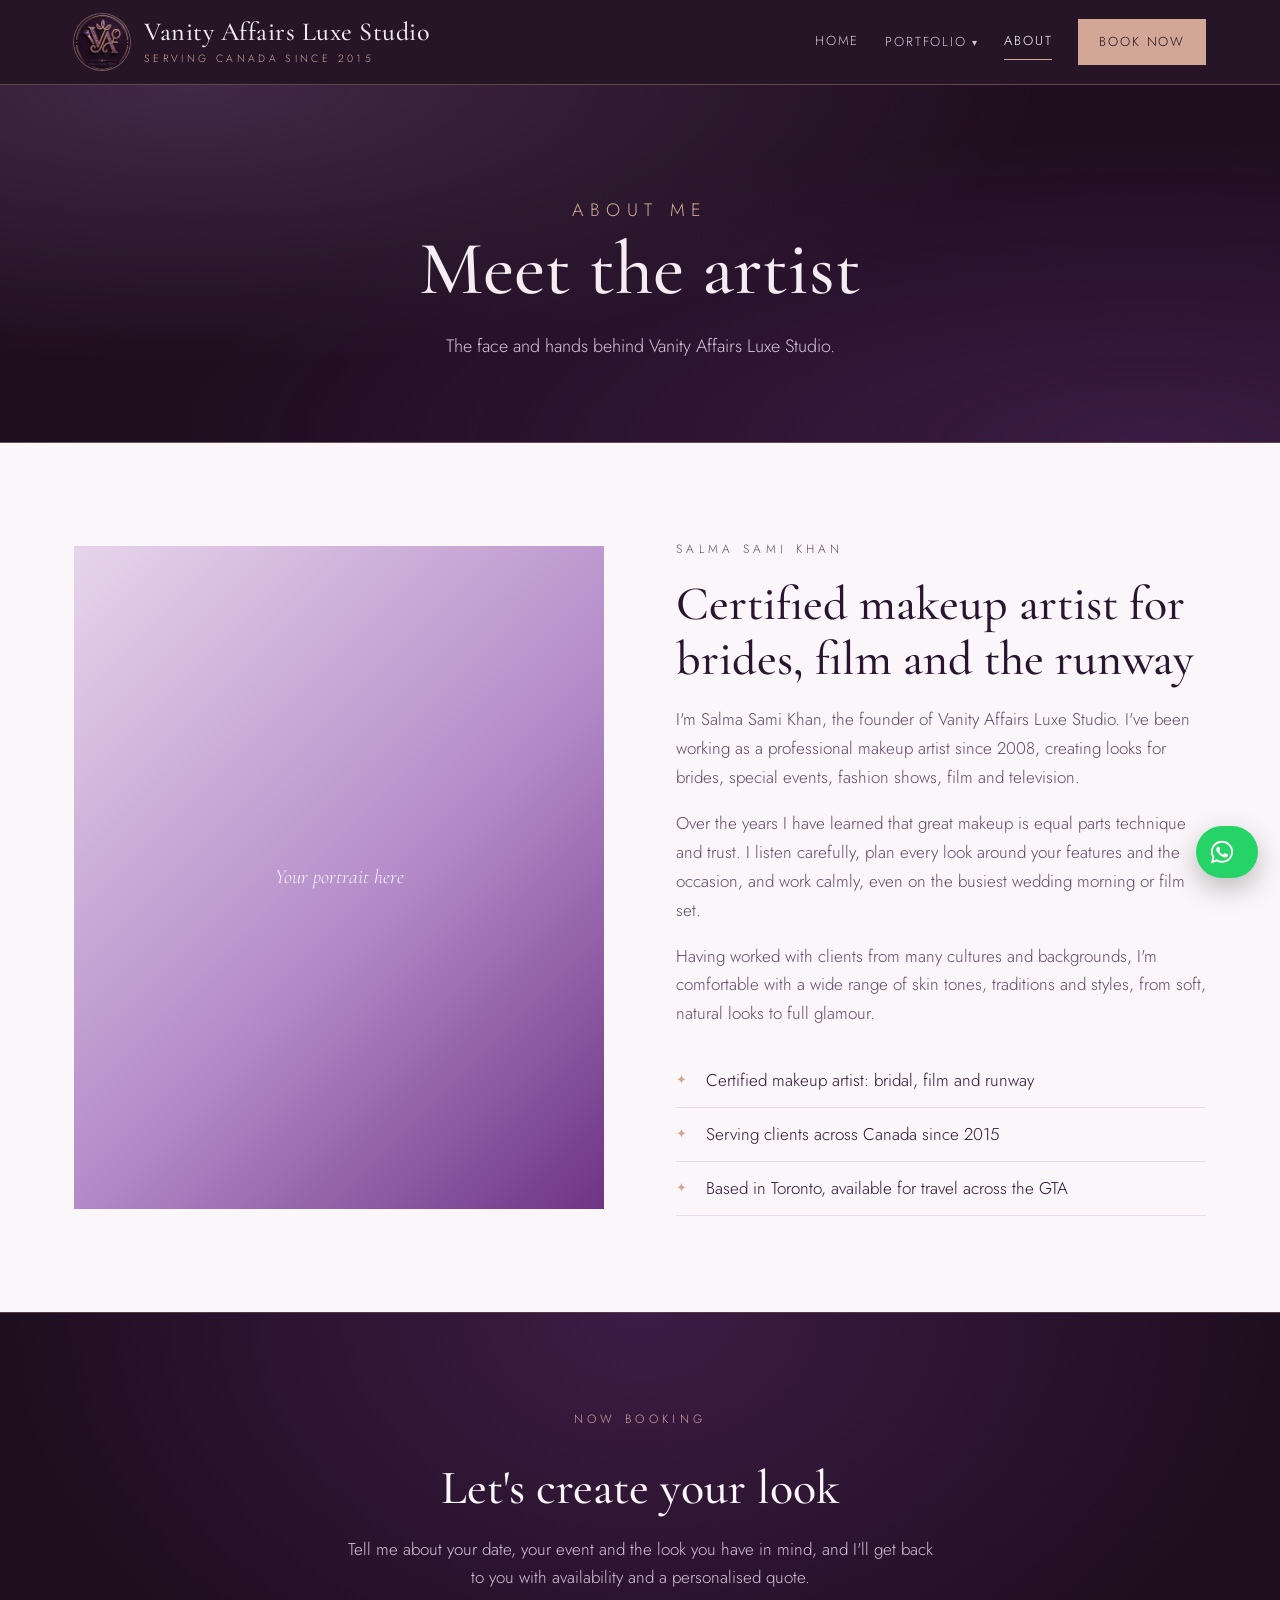
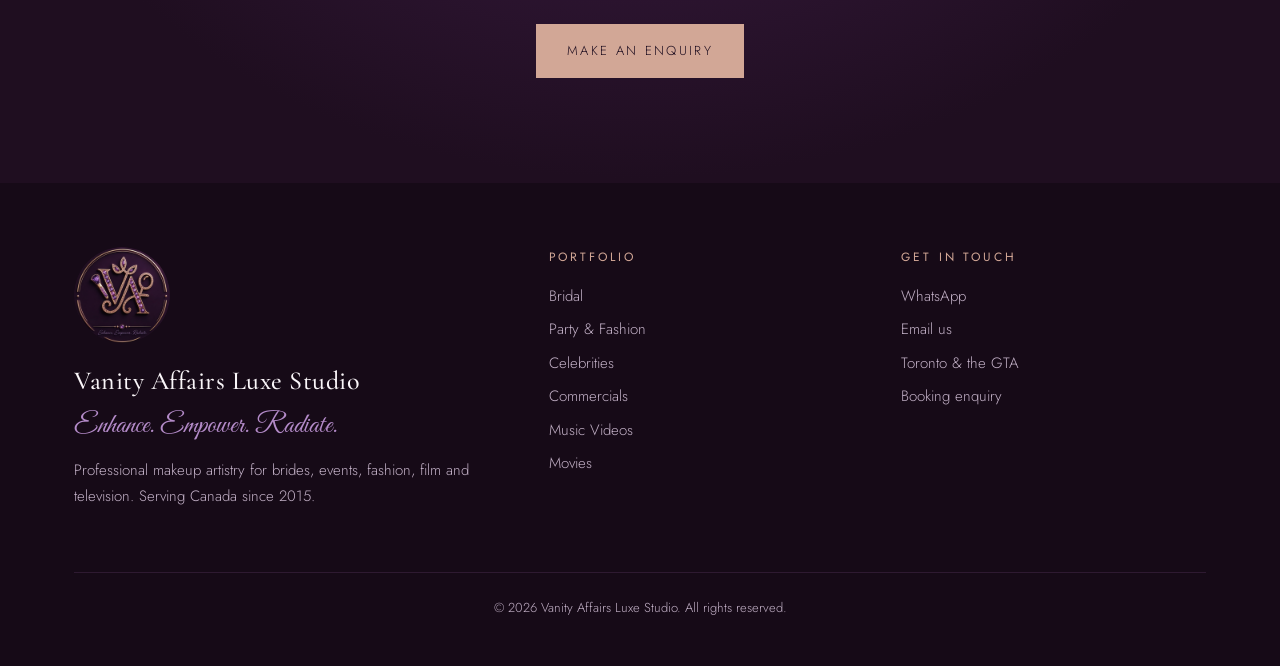
<file: about.html>
<!DOCTYPE html>
<html lang="en">
<head>
<meta charset="utf-8">
<meta name="viewport" content="width=device-width, initial-scale=1">
<title>About the Artist | Vanity Affairs Luxe Studio</title>
<meta name="description" content="Meet Salma Sami Khan, certified bridal, film and runway makeup artist and founder of Vanity Affairs Luxe Studio in Toronto.">
<meta property="og:title" content="About the Artist | Vanity Affairs Luxe Studio">
<meta property="og:description" content="Meet Salma Sami Khan, certified bridal, film and runway makeup artist and founder of Vanity Affairs Luxe Studio in Toronto.">
<meta property="og:type" content="website">
<link rel="preconnect" href="https://fonts.googleapis.com">
<link rel="preconnect" href="https://fonts.gstatic.com" crossorigin>
<link href="https://fonts.googleapis.com/css2?family=Cormorant+Garamond:ital,wght@0,400;0,500;1,400&family=Jost:wght@300;400&family=Great+Vibes&display=swap" rel="stylesheet">
<link rel="icon" type="image/png" href="assets/favicon.png">
<link rel="apple-touch-icon" href="assets/apple-touch-icon.png">
<meta property="og:image" content="assets/logo-full.jpg">
<meta name="theme-color" content="#1f0e20">
<link rel="stylesheet" href="assets/style.css?v=59b339c5">
</head>
<body>
<header class="site-header">
  <div class="wrap header-inner">
    <a class="brand" href="index.html">
      <img class="brand-logo" src="assets/logo.png" alt="Vanity Affairs Luxe Studio logo" width="56" height="56">
      <span class="brand-text">
      <span class="brand-name">Vanity Affairs Luxe Studio</span>
      <span class="brand-tag">Serving Canada Since 2015</span>
      </span>
    </a>
    <button class="menu-toggle" aria-label="Open menu" aria-expanded="false"><span></span><span></span><span></span></button>
    <nav class="nav" aria-label="Main">
      <a href="index.html">Home</a>
      <div class="dropdown">
        <button type="button">Portfolio</button>
        <div class="dropdown-menu">
<a href="bridal.html">Bridal</a>
<a href="party-fashion.html">Party &amp; Fashion</a>
<a href="celebrities.html">Celebrities</a>
<a href="commercials.html">Commercials</a>
<a href="music-videos.html">Music Videos</a>
<a href="movies.html">Movies</a>
        </div>
      </div>
      <a href="about.html" aria-current="page">About</a>
      <a class="btn" href="contact.html">Book Now</a>
    </nav>
  </div>
</header>
<main>
<section class="page-hero">
  <div class="wrap">
    <p class="eyebrow">About me</p>
    <h1>Meet the artist</h1>
    <p>The face and hands behind Vanity Affairs Luxe Studio.</p>
  </div>
</section>

<section>
  <div class="wrap intro-grid">
    <div class="photo placeholder" data-label="Your portrait here"></div>
    <div>
      <p class="eyebrow">Salma Sami Khan</p>
      <h2>Certified makeup artist for brides, film and the runway</h2>
      <p>I'm Salma Sami Khan, the founder of Vanity Affairs Luxe Studio. I've been working as a professional makeup artist since 2008, creating looks for brides, special events, fashion shows, film and television.</p>
      <p>Over the years I have learned that great makeup is equal parts technique and trust. I listen carefully, plan every look around your features and the occasion, and work calmly, even on the busiest wedding morning or film set.</p>
      <p>Having worked with clients from many cultures and backgrounds, I'm comfortable with a wide range of skin tones, traditions and styles, from soft, natural looks to full glamour.</p>
      <ul class="feature-list">
        <li>Certified makeup artist: bridal, film and runway</li>
        <li>Serving clients across Canada since 2015</li>
        <li>Based in Toronto, available for travel across the GTA</li>
      </ul>
    </div>
  </div>
</section>

<section class="cta-band">
  <div class="wrap">
    <p class="eyebrow">Now booking</p>
    <h2>Let's create your look</h2>
    <p>Tell me about your date, your event and the look you have in mind, and I'll get back to you with availability and a personalised quote.</p>
    <a class="btn" href="contact.html">Make an enquiry</a>
  </div>
</section>
</main>
<footer class="site-footer">
  <div class="wrap">
    <div class="footer-grid">
      <div>
        <img class="footer-logo" src="assets/logo.png" alt="" width="96" height="96">
        <span class="brand-name">Vanity Affairs Luxe Studio</span>
        <p class="script">Enhance. Empower. Radiate.</p>
        <p>Professional makeup artistry for brides, events, fashion, film and television. Serving Canada since 2015.</p>
      </div>
      <div>
        <h4>Portfolio</h4>
        <ul>
<li><a href="bridal.html">Bridal</a></li>
<li><a href="party-fashion.html">Party &amp; Fashion</a></li>
<li><a href="celebrities.html">Celebrities</a></li>
<li><a href="commercials.html">Commercials</a></li>
<li><a href="music-videos.html">Music Videos</a></li>
<li><a href="movies.html">Movies</a></li>
        </ul>
      </div>
      <div>
        <h4>Get in touch</h4>
        <ul>
<li><a class="js-wa " href="contact.html" data-a="16479" data-b="221139" target="_blank" rel="noopener">WhatsApp</a></li>
<li><a class="js-mail " href="contact.html" data-u="sqamlas" data-d="moc.liamg">Email us</a></li>
<li>Toronto &amp; the GTA</li>
          <li><a href="contact.html">Booking enquiry</a></li>
        </ul>
      </div>
    </div>
    <p class="copyright">© <span id="year">2026</span> Vanity Affairs Luxe Studio. All rights reserved.</p>
  </div>
</footer>
<a class="js-wa wa-float" href="contact.html" data-a="16479" data-b="221139" target="_blank" rel="noopener"><svg viewBox="0 0 32 32" width="28" height="28" aria-hidden="true"><path fill="currentColor" d="M16 3C9 3 3.3 8.6 3.3 15.6c0 2.4.7 4.7 1.9 6.7L3 29l6.9-2.2a12.8 12.8 0 0 0 6.1 1.5c7 0 12.7-5.6 12.7-12.6S23 3 16 3zm0 23c-2 0-3.9-.5-5.5-1.5l-.4-.2-4.1 1.3 1.3-4-.3-.4a10.3 10.3 0 0 1-1.6-5.6C5.4 9.9 10.2 5.3 16 5.3s10.6 4.6 10.6 10.3S21.8 26 16 26zm5.8-7.7c-.3-.2-1.9-.9-2.2-1s-.5-.2-.7.2-.8 1-1 1.2-.4.2-.7.1a8.7 8.7 0 0 1-4.3-3.7c-.3-.6.3-.5 1-1.7.1-.2 0-.4 0-.6l-1-2.4c-.3-.6-.5-.5-.7-.5h-.6c-.2 0-.6.1-.9.4s-1.2 1.1-1.2 2.7 1.2 3.1 1.4 3.4c.2.2 2.3 3.5 5.6 4.9 2.1.9 2.9 1 4 .8.6-.1 1.9-.8 2.2-1.5.3-.8.3-1.4.2-1.5-.1-.2-.3-.3-.6-.4z"/></svg><span>Chat on WhatsApp</span></a>
<button class="to-top" aria-label="Back to top">↑</button>
<script src="assets/site.js?v=59b339c5" defer></script>
<script>
  document.getElementById('year').textContent = new Date().getFullYear();
  const msg = encodeURIComponent("Hi! I found Vanity Affairs Luxe Studio online and I'd like to ask about booking.");
  document.querySelectorAll('.js-wa').forEach(a => { a.href = 'https://wa.me/' + a.dataset.a + a.dataset.b + '?text=' + msg; });
  document.querySelectorAll('.js-mail').forEach(a => {
    const m = a.dataset.u.split('').reverse().join('') + '@' + a.dataset.d.split('').reverse().join('');
    a.href = 'mailto:' + m + '?subject=' + encodeURIComponent('Booking enquiry');
    if (a.dataset.show) a.textContent = m;
  });
  document.querySelectorAll('form.js-form').forEach(f => {
    f.action = 'https://formsubmit.co/' + f.dataset.u.split('').reverse().join('') + '@' + f.dataset.d.split('').reverse().join('');
  });
  const t = document.querySelector('.menu-toggle'), n = document.querySelector('.nav');
  t.addEventListener('click', () => { const o = n.classList.toggle('open'); t.setAttribute('aria-expanded', o); });
</script>
</body>
</html>
</file>
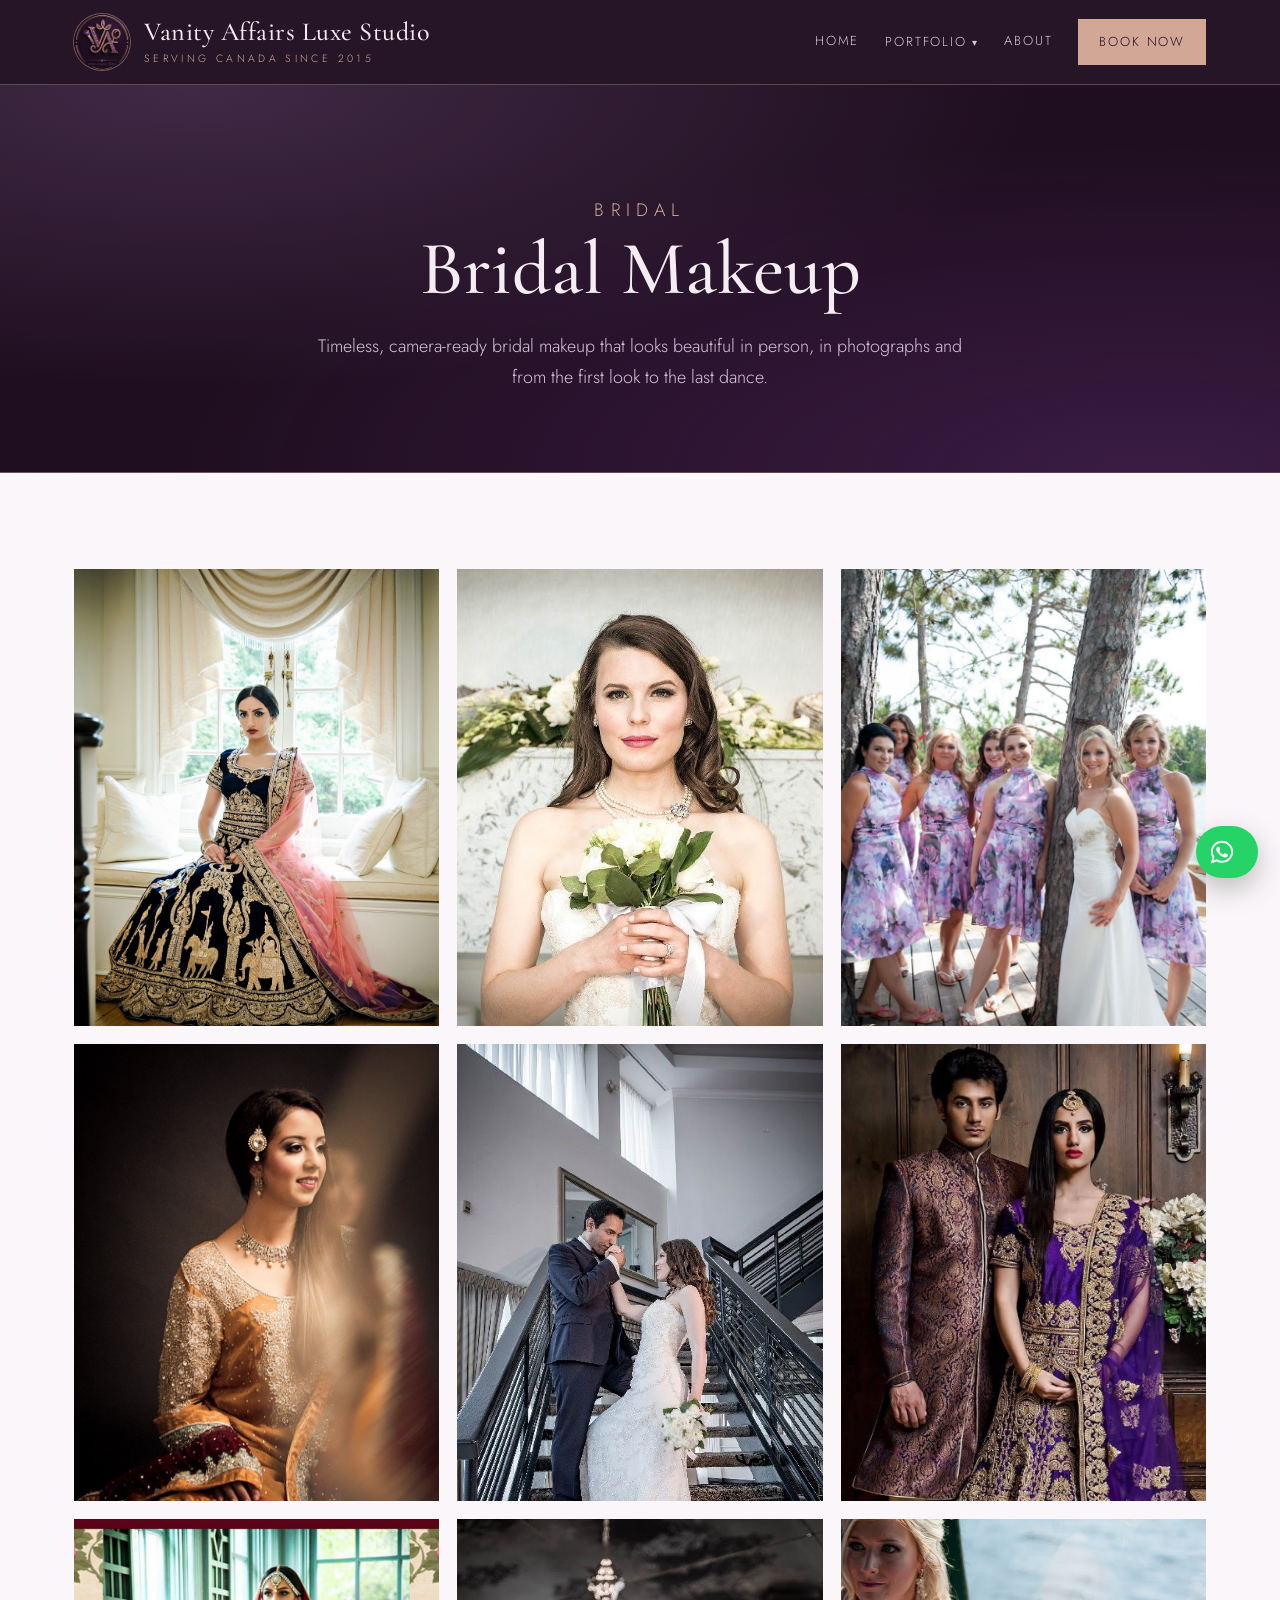
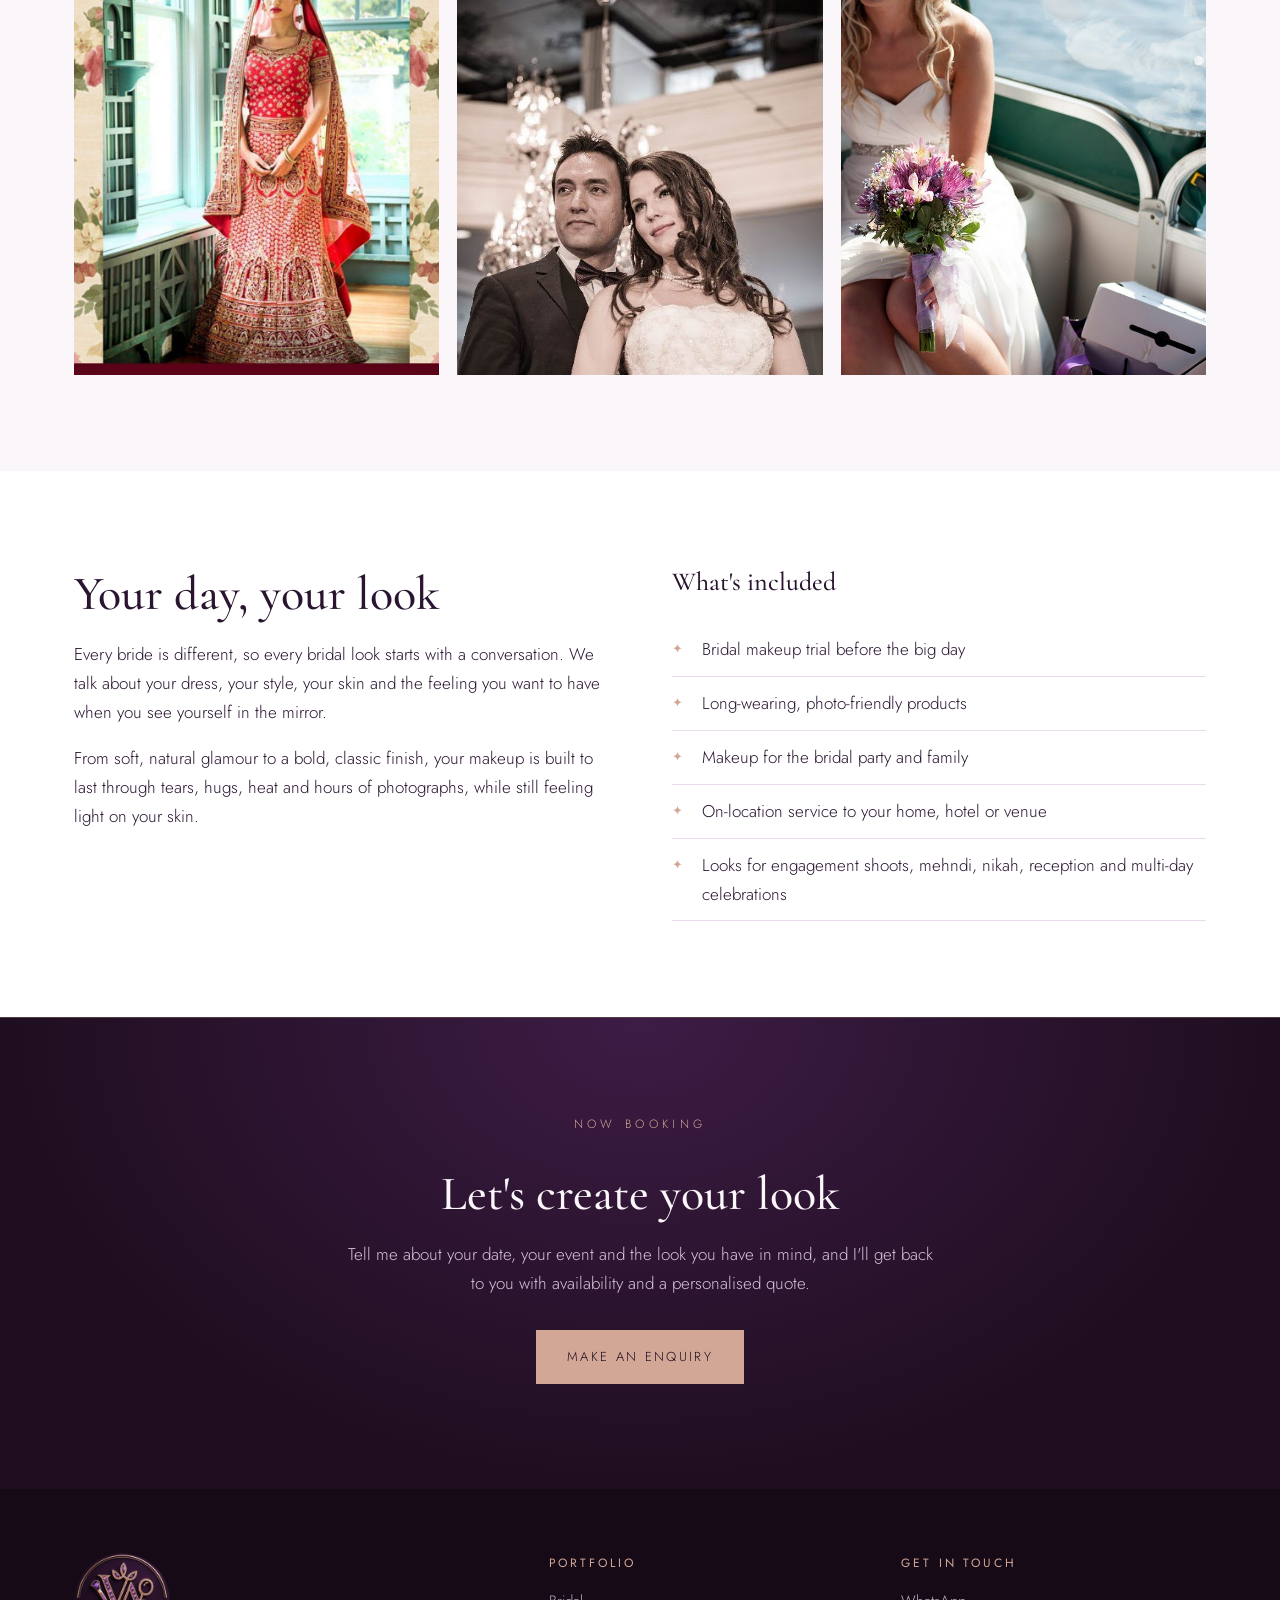
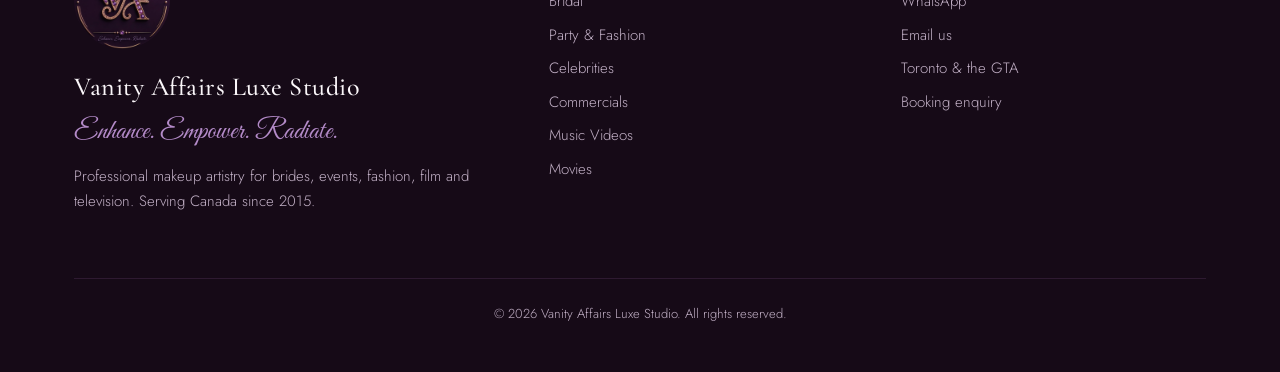
<file: bridal.html>
<!DOCTYPE html>
<html lang="en">
<head>
<meta charset="utf-8">
<meta name="viewport" content="width=device-width, initial-scale=1">
<title>Bridal Makeup | Vanity Affairs Luxe Studio</title>
<meta name="description" content="Timeless, camera-ready bridal makeup that looks beautiful in person, in photographs and from the first look to the last dance. Vanity Affairs Luxe Studio, Toronto &amp; the GTA.">
<meta property="og:title" content="Bridal Makeup | Vanity Affairs Luxe Studio">
<meta property="og:description" content="Timeless, camera-ready bridal makeup that looks beautiful in person, in photographs and from the first look to the last dance. Vanity Affairs Luxe Studio, Toronto &amp; the GTA.">
<meta property="og:type" content="website">
<link rel="preconnect" href="https://fonts.googleapis.com">
<link rel="preconnect" href="https://fonts.gstatic.com" crossorigin>
<link href="https://fonts.googleapis.com/css2?family=Cormorant+Garamond:ital,wght@0,400;0,500;1,400&family=Jost:wght@300;400&family=Great+Vibes&display=swap" rel="stylesheet">
<link rel="icon" type="image/png" href="assets/favicon.png">
<link rel="apple-touch-icon" href="assets/apple-touch-icon.png">
<meta property="og:image" content="assets/logo-full.jpg">
<meta name="theme-color" content="#1f0e20">
<link rel="stylesheet" href="assets/style.css?v=59b339c5">
</head>
<body>
<header class="site-header">
  <div class="wrap header-inner">
    <a class="brand" href="index.html">
      <img class="brand-logo" src="assets/logo.png" alt="Vanity Affairs Luxe Studio logo" width="56" height="56">
      <span class="brand-text">
      <span class="brand-name">Vanity Affairs Luxe Studio</span>
      <span class="brand-tag">Serving Canada Since 2015</span>
      </span>
    </a>
    <button class="menu-toggle" aria-label="Open menu" aria-expanded="false"><span></span><span></span><span></span></button>
    <nav class="nav" aria-label="Main">
      <a href="index.html">Home</a>
      <div class="dropdown">
        <button type="button">Portfolio</button>
        <div class="dropdown-menu">
<a href="bridal.html" aria-current="page">Bridal</a>
<a href="party-fashion.html">Party &amp; Fashion</a>
<a href="celebrities.html">Celebrities</a>
<a href="commercials.html">Commercials</a>
<a href="music-videos.html">Music Videos</a>
<a href="movies.html">Movies</a>
        </div>
      </div>
      <a href="about.html">About</a>
      <a class="btn" href="contact.html">Book Now</a>
    </nav>
  </div>
</header>
<main>
<section class="page-hero">
  <div class="wrap">
    <p class="eyebrow">Bridal</p>
    <h1>Bridal Makeup</h1>
    <p>Timeless, camera-ready bridal makeup that looks beautiful in person, in photographs and from the first look to the last dance.</p>
  </div>
</section>


<section>
  <div class="wrap">
    <div class="gallery">
<div class="photo"><img src="images/bridal/01.jpg" alt="Bridal Makeup by Vanity Affairs Luxe Studio" loading="lazy"></div>
<div class="photo"><img src="images/bridal/02.jpg" alt="Bridal Makeup by Vanity Affairs Luxe Studio" loading="lazy"></div>
<div class="photo"><img src="images/bridal/03.jpg" alt="Bridal Makeup by Vanity Affairs Luxe Studio" loading="lazy"></div>
<div class="photo"><img src="images/bridal/04.jpg" alt="Bridal Makeup by Vanity Affairs Luxe Studio" loading="lazy"></div>
<div class="photo"><img src="images/bridal/05.jpg" alt="Bridal Makeup by Vanity Affairs Luxe Studio" loading="lazy"></div>
<div class="photo"><img src="images/bridal/06.jpg" alt="Bridal Makeup by Vanity Affairs Luxe Studio" loading="lazy"></div>
<div class="photo"><img src="images/bridal/07.jpg" alt="Bridal Makeup by Vanity Affairs Luxe Studio" loading="lazy"></div>
<div class="photo"><img src="images/bridal/08.jpg" alt="Bridal Makeup by Vanity Affairs Luxe Studio" loading="lazy"></div>
<div class="photo"><img src="images/bridal/09.jpg" alt="Bridal Makeup by Vanity Affairs Luxe Studio" loading="lazy"></div>
    </div>
  </div>
</section>

<section class="alt">
  <div class="wrap two-col">
    <div>
      <h2>Your day, your look</h2>
      <p>Every bride is different, so every bridal look starts with a conversation. We talk about your dress, your style, your skin and the feeling you want to have when you see yourself in the mirror.</p>
<p>From soft, natural glamour to a bold, classic finish, your makeup is built to last through tears, hugs, heat and hours of photographs, while still feeling light on your skin.</p>
    </div>
    <div>
      <h3>What's included</h3>
      <ul class="feature-list">
<li>Bridal makeup trial before the big day</li>
<li>Long-wearing, photo-friendly products</li>
<li>Makeup for the bridal party and family</li>
<li>On-location service to your home, hotel or venue</li>
<li>Looks for engagement shoots, mehndi, nikah, reception and multi-day celebrations</li>
      </ul>
    </div>
  </div>
</section>

<section class="cta-band">
  <div class="wrap">
    <p class="eyebrow">Now booking</p>
    <h2>Let's create your look</h2>
    <p>Tell me about your date, your event and the look you have in mind, and I'll get back to you with availability and a personalised quote.</p>
    <a class="btn" href="contact.html">Make an enquiry</a>
  </div>
</section>
</main>
<footer class="site-footer">
  <div class="wrap">
    <div class="footer-grid">
      <div>
        <img class="footer-logo" src="assets/logo.png" alt="" width="96" height="96">
        <span class="brand-name">Vanity Affairs Luxe Studio</span>
        <p class="script">Enhance. Empower. Radiate.</p>
        <p>Professional makeup artistry for brides, events, fashion, film and television. Serving Canada since 2015.</p>
      </div>
      <div>
        <h4>Portfolio</h4>
        <ul>
<li><a href="bridal.html">Bridal</a></li>
<li><a href="party-fashion.html">Party &amp; Fashion</a></li>
<li><a href="celebrities.html">Celebrities</a></li>
<li><a href="commercials.html">Commercials</a></li>
<li><a href="music-videos.html">Music Videos</a></li>
<li><a href="movies.html">Movies</a></li>
        </ul>
      </div>
      <div>
        <h4>Get in touch</h4>
        <ul>
<li><a class="js-wa " href="contact.html" data-a="16479" data-b="221139" target="_blank" rel="noopener">WhatsApp</a></li>
<li><a class="js-mail " href="contact.html" data-u="sqamlas" data-d="moc.liamg">Email us</a></li>
<li>Toronto &amp; the GTA</li>
          <li><a href="contact.html">Booking enquiry</a></li>
        </ul>
      </div>
    </div>
    <p class="copyright">© <span id="year">2026</span> Vanity Affairs Luxe Studio. All rights reserved.</p>
  </div>
</footer>
<a class="js-wa wa-float" href="contact.html" data-a="16479" data-b="221139" target="_blank" rel="noopener"><svg viewBox="0 0 32 32" width="28" height="28" aria-hidden="true"><path fill="currentColor" d="M16 3C9 3 3.3 8.6 3.3 15.6c0 2.4.7 4.7 1.9 6.7L3 29l6.9-2.2a12.8 12.8 0 0 0 6.1 1.5c7 0 12.7-5.6 12.7-12.6S23 3 16 3zm0 23c-2 0-3.9-.5-5.5-1.5l-.4-.2-4.1 1.3 1.3-4-.3-.4a10.3 10.3 0 0 1-1.6-5.6C5.4 9.9 10.2 5.3 16 5.3s10.6 4.6 10.6 10.3S21.8 26 16 26zm5.8-7.7c-.3-.2-1.9-.9-2.2-1s-.5-.2-.7.2-.8 1-1 1.2-.4.2-.7.1a8.7 8.7 0 0 1-4.3-3.7c-.3-.6.3-.5 1-1.7.1-.2 0-.4 0-.6l-1-2.4c-.3-.6-.5-.5-.7-.5h-.6c-.2 0-.6.1-.9.4s-1.2 1.1-1.2 2.7 1.2 3.1 1.4 3.4c.2.2 2.3 3.5 5.6 4.9 2.1.9 2.9 1 4 .8.6-.1 1.9-.8 2.2-1.5.3-.8.3-1.4.2-1.5-.1-.2-.3-.3-.6-.4z"/></svg><span>Chat on WhatsApp</span></a>
<button class="to-top" aria-label="Back to top">↑</button>
<script src="assets/site.js?v=59b339c5" defer></script>
<script>
  document.getElementById('year').textContent = new Date().getFullYear();
  const msg = encodeURIComponent("Hi! I found Vanity Affairs Luxe Studio online and I'd like to ask about booking.");
  document.querySelectorAll('.js-wa').forEach(a => { a.href = 'https://wa.me/' + a.dataset.a + a.dataset.b + '?text=' + msg; });
  document.querySelectorAll('.js-mail').forEach(a => {
    const m = a.dataset.u.split('').reverse().join('') + '@' + a.dataset.d.split('').reverse().join('');
    a.href = 'mailto:' + m + '?subject=' + encodeURIComponent('Booking enquiry');
    if (a.dataset.show) a.textContent = m;
  });
  document.querySelectorAll('form.js-form').forEach(f => {
    f.action = 'https://formsubmit.co/' + f.dataset.u.split('').reverse().join('') + '@' + f.dataset.d.split('').reverse().join('');
  });
  const t = document.querySelector('.menu-toggle'), n = document.querySelector('.nav');
  t.addEventListener('click', () => { const o = n.classList.toggle('open'); t.setAttribute('aria-expanded', o); });
</script>
</body>
</html>
</file>
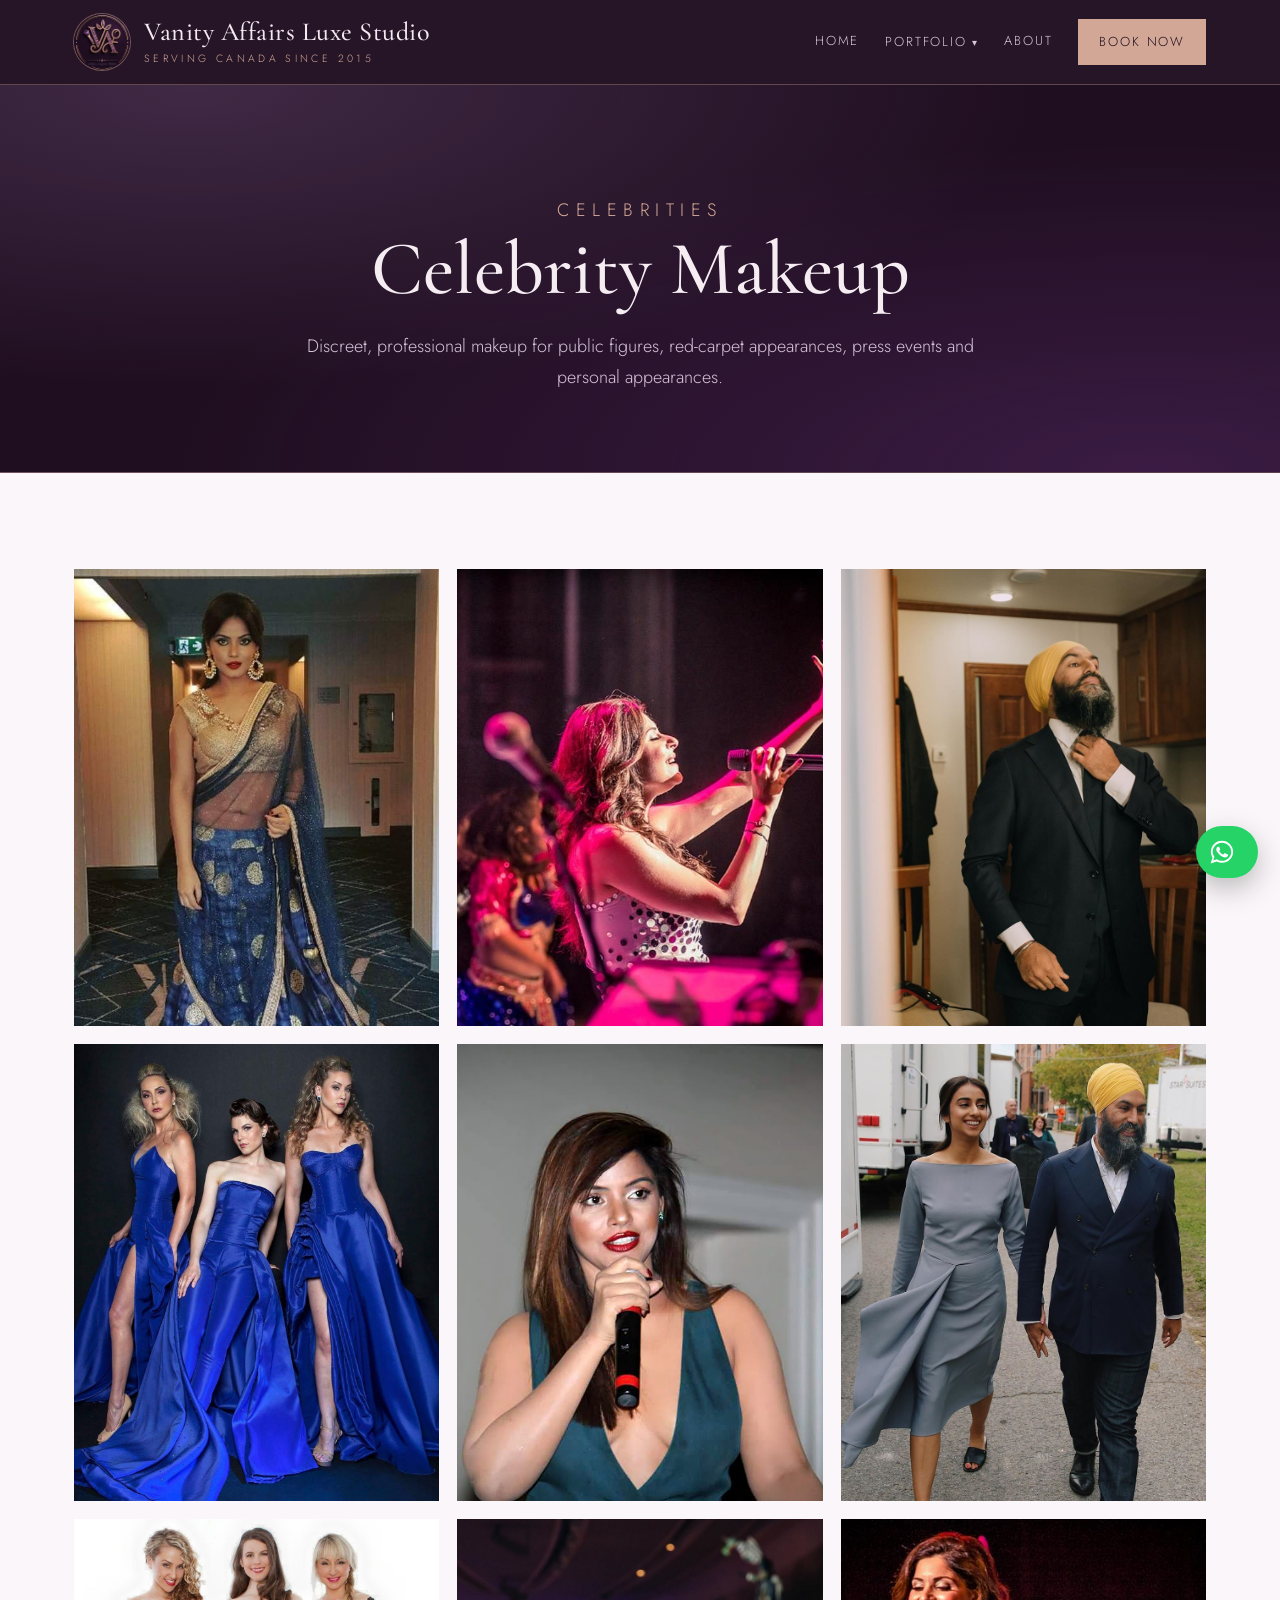
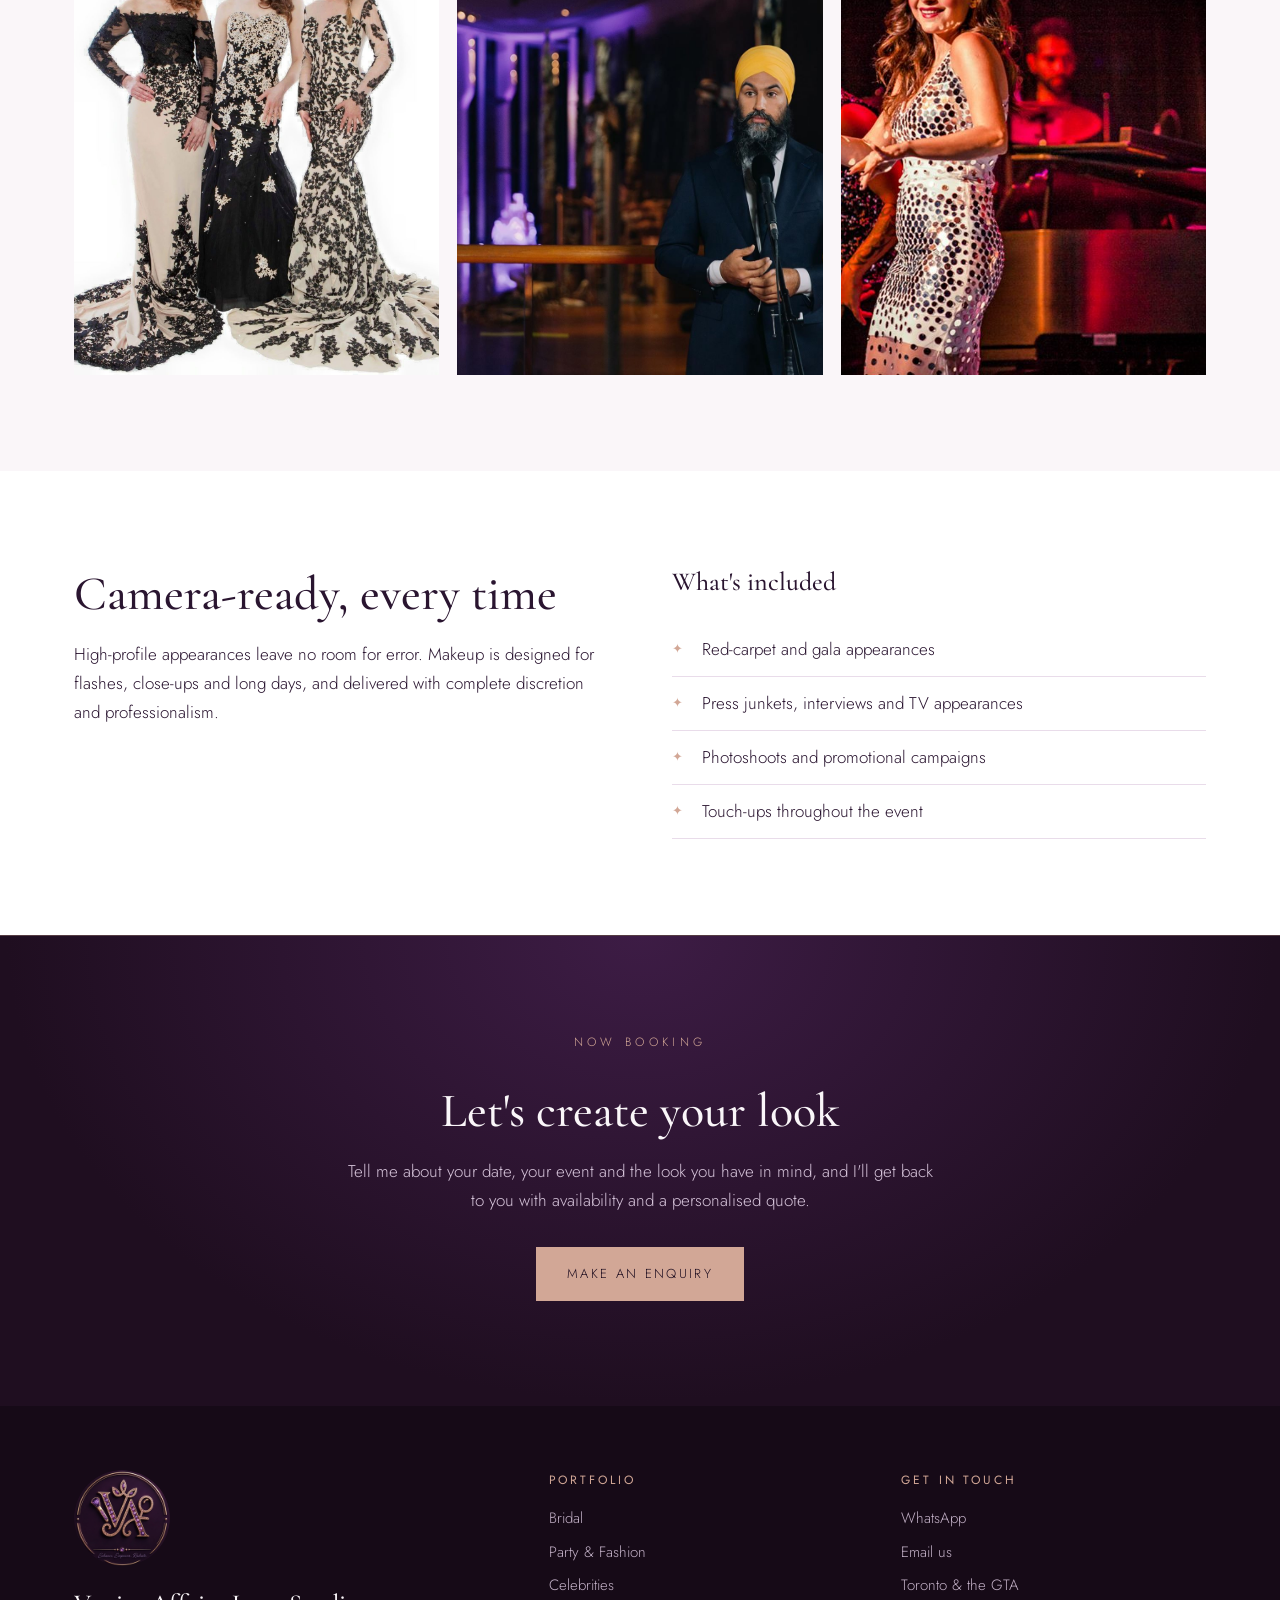
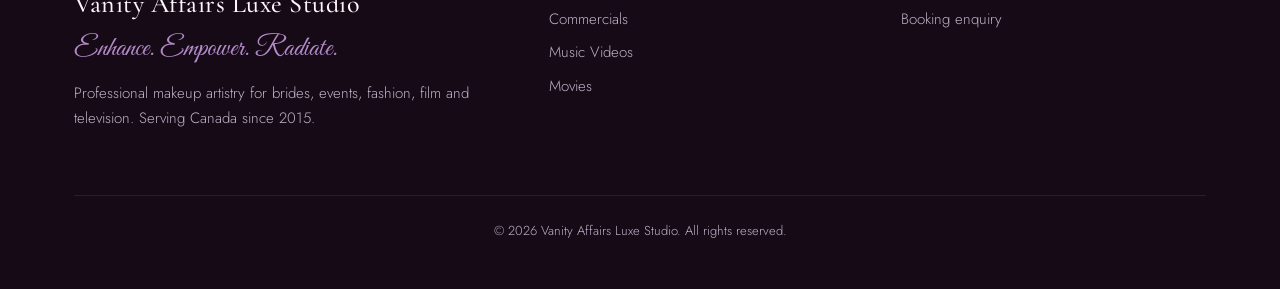
<file: celebrities.html>
<!DOCTYPE html>
<html lang="en">
<head>
<meta charset="utf-8">
<meta name="viewport" content="width=device-width, initial-scale=1">
<title>Celebrity Makeup | Vanity Affairs Luxe Studio</title>
<meta name="description" content="Discreet, professional makeup for public figures, red-carpet appearances, press events and personal appearances. Vanity Affairs Luxe Studio, Toronto &amp; the GTA.">
<meta property="og:title" content="Celebrity Makeup | Vanity Affairs Luxe Studio">
<meta property="og:description" content="Discreet, professional makeup for public figures, red-carpet appearances, press events and personal appearances. Vanity Affairs Luxe Studio, Toronto &amp; the GTA.">
<meta property="og:type" content="website">
<link rel="preconnect" href="https://fonts.googleapis.com">
<link rel="preconnect" href="https://fonts.gstatic.com" crossorigin>
<link href="https://fonts.googleapis.com/css2?family=Cormorant+Garamond:ital,wght@0,400;0,500;1,400&family=Jost:wght@300;400&family=Great+Vibes&display=swap" rel="stylesheet">
<link rel="icon" type="image/png" href="assets/favicon.png">
<link rel="apple-touch-icon" href="assets/apple-touch-icon.png">
<meta property="og:image" content="assets/logo-full.jpg">
<meta name="theme-color" content="#1f0e20">
<link rel="stylesheet" href="assets/style.css?v=59b339c5">
</head>
<body>
<header class="site-header">
  <div class="wrap header-inner">
    <a class="brand" href="index.html">
      <img class="brand-logo" src="assets/logo.png" alt="Vanity Affairs Luxe Studio logo" width="56" height="56">
      <span class="brand-text">
      <span class="brand-name">Vanity Affairs Luxe Studio</span>
      <span class="brand-tag">Serving Canada Since 2015</span>
      </span>
    </a>
    <button class="menu-toggle" aria-label="Open menu" aria-expanded="false"><span></span><span></span><span></span></button>
    <nav class="nav" aria-label="Main">
      <a href="index.html">Home</a>
      <div class="dropdown">
        <button type="button">Portfolio</button>
        <div class="dropdown-menu">
<a href="bridal.html">Bridal</a>
<a href="party-fashion.html">Party &amp; Fashion</a>
<a href="celebrities.html" aria-current="page">Celebrities</a>
<a href="commercials.html">Commercials</a>
<a href="music-videos.html">Music Videos</a>
<a href="movies.html">Movies</a>
        </div>
      </div>
      <a href="about.html">About</a>
      <a class="btn" href="contact.html">Book Now</a>
    </nav>
  </div>
</header>
<main>
<section class="page-hero">
  <div class="wrap">
    <p class="eyebrow">Celebrities</p>
    <h1>Celebrity Makeup</h1>
    <p>Discreet, professional makeup for public figures, red-carpet appearances, press events and personal appearances.</p>
  </div>
</section>


<section>
  <div class="wrap">
    <div class="gallery">
<div class="photo"><img src="images/celebrities/01.jpg" alt="Celebrity Makeup by Vanity Affairs Luxe Studio" loading="lazy"></div>
<div class="photo"><img src="images/celebrities/02.jpg" alt="Celebrity Makeup by Vanity Affairs Luxe Studio" loading="lazy"></div>
<div class="photo"><img src="images/celebrities/03.jpg" alt="Celebrity Makeup by Vanity Affairs Luxe Studio" loading="lazy"></div>
<div class="photo"><img src="images/celebrities/04.jpg" alt="Celebrity Makeup by Vanity Affairs Luxe Studio" loading="lazy"></div>
<div class="photo"><img src="images/celebrities/05.jpg" alt="Celebrity Makeup by Vanity Affairs Luxe Studio" loading="lazy"></div>
<div class="photo"><img src="images/celebrities/06.jpg" alt="Celebrity Makeup by Vanity Affairs Luxe Studio" loading="lazy"></div>
<div class="photo"><img src="images/celebrities/07.jpg" alt="Celebrity Makeup by Vanity Affairs Luxe Studio" loading="lazy"></div>
<div class="photo"><img src="images/celebrities/08.jpg" alt="Celebrity Makeup by Vanity Affairs Luxe Studio" loading="lazy"></div>
<div class="photo"><img src="images/celebrities/09.jpg" alt="Celebrity Makeup by Vanity Affairs Luxe Studio" loading="lazy"></div>
    </div>
  </div>
</section>

<section class="alt">
  <div class="wrap two-col">
    <div>
      <h2>Camera-ready, every time</h2>
      <p>High-profile appearances leave no room for error. Makeup is designed for flashes, close-ups and long days, and delivered with complete discretion and professionalism.</p>
    </div>
    <div>
      <h3>What's included</h3>
      <ul class="feature-list">
<li>Red-carpet and gala appearances</li>
<li>Press junkets, interviews and TV appearances</li>
<li>Photoshoots and promotional campaigns</li>
<li>Touch-ups throughout the event</li>
      </ul>
    </div>
  </div>
</section>

<section class="cta-band">
  <div class="wrap">
    <p class="eyebrow">Now booking</p>
    <h2>Let's create your look</h2>
    <p>Tell me about your date, your event and the look you have in mind, and I'll get back to you with availability and a personalised quote.</p>
    <a class="btn" href="contact.html">Make an enquiry</a>
  </div>
</section>
</main>
<footer class="site-footer">
  <div class="wrap">
    <div class="footer-grid">
      <div>
        <img class="footer-logo" src="assets/logo.png" alt="" width="96" height="96">
        <span class="brand-name">Vanity Affairs Luxe Studio</span>
        <p class="script">Enhance. Empower. Radiate.</p>
        <p>Professional makeup artistry for brides, events, fashion, film and television. Serving Canada since 2015.</p>
      </div>
      <div>
        <h4>Portfolio</h4>
        <ul>
<li><a href="bridal.html">Bridal</a></li>
<li><a href="party-fashion.html">Party &amp; Fashion</a></li>
<li><a href="celebrities.html">Celebrities</a></li>
<li><a href="commercials.html">Commercials</a></li>
<li><a href="music-videos.html">Music Videos</a></li>
<li><a href="movies.html">Movies</a></li>
        </ul>
      </div>
      <div>
        <h4>Get in touch</h4>
        <ul>
<li><a class="js-wa " href="contact.html" data-a="16479" data-b="221139" target="_blank" rel="noopener">WhatsApp</a></li>
<li><a class="js-mail " href="contact.html" data-u="sqamlas" data-d="moc.liamg">Email us</a></li>
<li>Toronto &amp; the GTA</li>
          <li><a href="contact.html">Booking enquiry</a></li>
        </ul>
      </div>
    </div>
    <p class="copyright">© <span id="year">2026</span> Vanity Affairs Luxe Studio. All rights reserved.</p>
  </div>
</footer>
<a class="js-wa wa-float" href="contact.html" data-a="16479" data-b="221139" target="_blank" rel="noopener"><svg viewBox="0 0 32 32" width="28" height="28" aria-hidden="true"><path fill="currentColor" d="M16 3C9 3 3.3 8.6 3.3 15.6c0 2.4.7 4.7 1.9 6.7L3 29l6.9-2.2a12.8 12.8 0 0 0 6.1 1.5c7 0 12.7-5.6 12.7-12.6S23 3 16 3zm0 23c-2 0-3.9-.5-5.5-1.5l-.4-.2-4.1 1.3 1.3-4-.3-.4a10.3 10.3 0 0 1-1.6-5.6C5.4 9.9 10.2 5.3 16 5.3s10.6 4.6 10.6 10.3S21.8 26 16 26zm5.8-7.7c-.3-.2-1.9-.9-2.2-1s-.5-.2-.7.2-.8 1-1 1.2-.4.2-.7.1a8.7 8.7 0 0 1-4.3-3.7c-.3-.6.3-.5 1-1.7.1-.2 0-.4 0-.6l-1-2.4c-.3-.6-.5-.5-.7-.5h-.6c-.2 0-.6.1-.9.4s-1.2 1.1-1.2 2.7 1.2 3.1 1.4 3.4c.2.2 2.3 3.5 5.6 4.9 2.1.9 2.9 1 4 .8.6-.1 1.9-.8 2.2-1.5.3-.8.3-1.4.2-1.5-.1-.2-.3-.3-.6-.4z"/></svg><span>Chat on WhatsApp</span></a>
<button class="to-top" aria-label="Back to top">↑</button>
<script src="assets/site.js?v=59b339c5" defer></script>
<script>
  document.getElementById('year').textContent = new Date().getFullYear();
  const msg = encodeURIComponent("Hi! I found Vanity Affairs Luxe Studio online and I'd like to ask about booking.");
  document.querySelectorAll('.js-wa').forEach(a => { a.href = 'https://wa.me/' + a.dataset.a + a.dataset.b + '?text=' + msg; });
  document.querySelectorAll('.js-mail').forEach(a => {
    const m = a.dataset.u.split('').reverse().join('') + '@' + a.dataset.d.split('').reverse().join('');
    a.href = 'mailto:' + m + '?subject=' + encodeURIComponent('Booking enquiry');
    if (a.dataset.show) a.textContent = m;
  });
  document.querySelectorAll('form.js-form').forEach(f => {
    f.action = 'https://formsubmit.co/' + f.dataset.u.split('').reverse().join('') + '@' + f.dataset.d.split('').reverse().join('');
  });
  const t = document.querySelector('.menu-toggle'), n = document.querySelector('.nav');
  t.addEventListener('click', () => { const o = n.classList.toggle('open'); t.setAttribute('aria-expanded', o); });
</script>
</body>
</html>
</file>
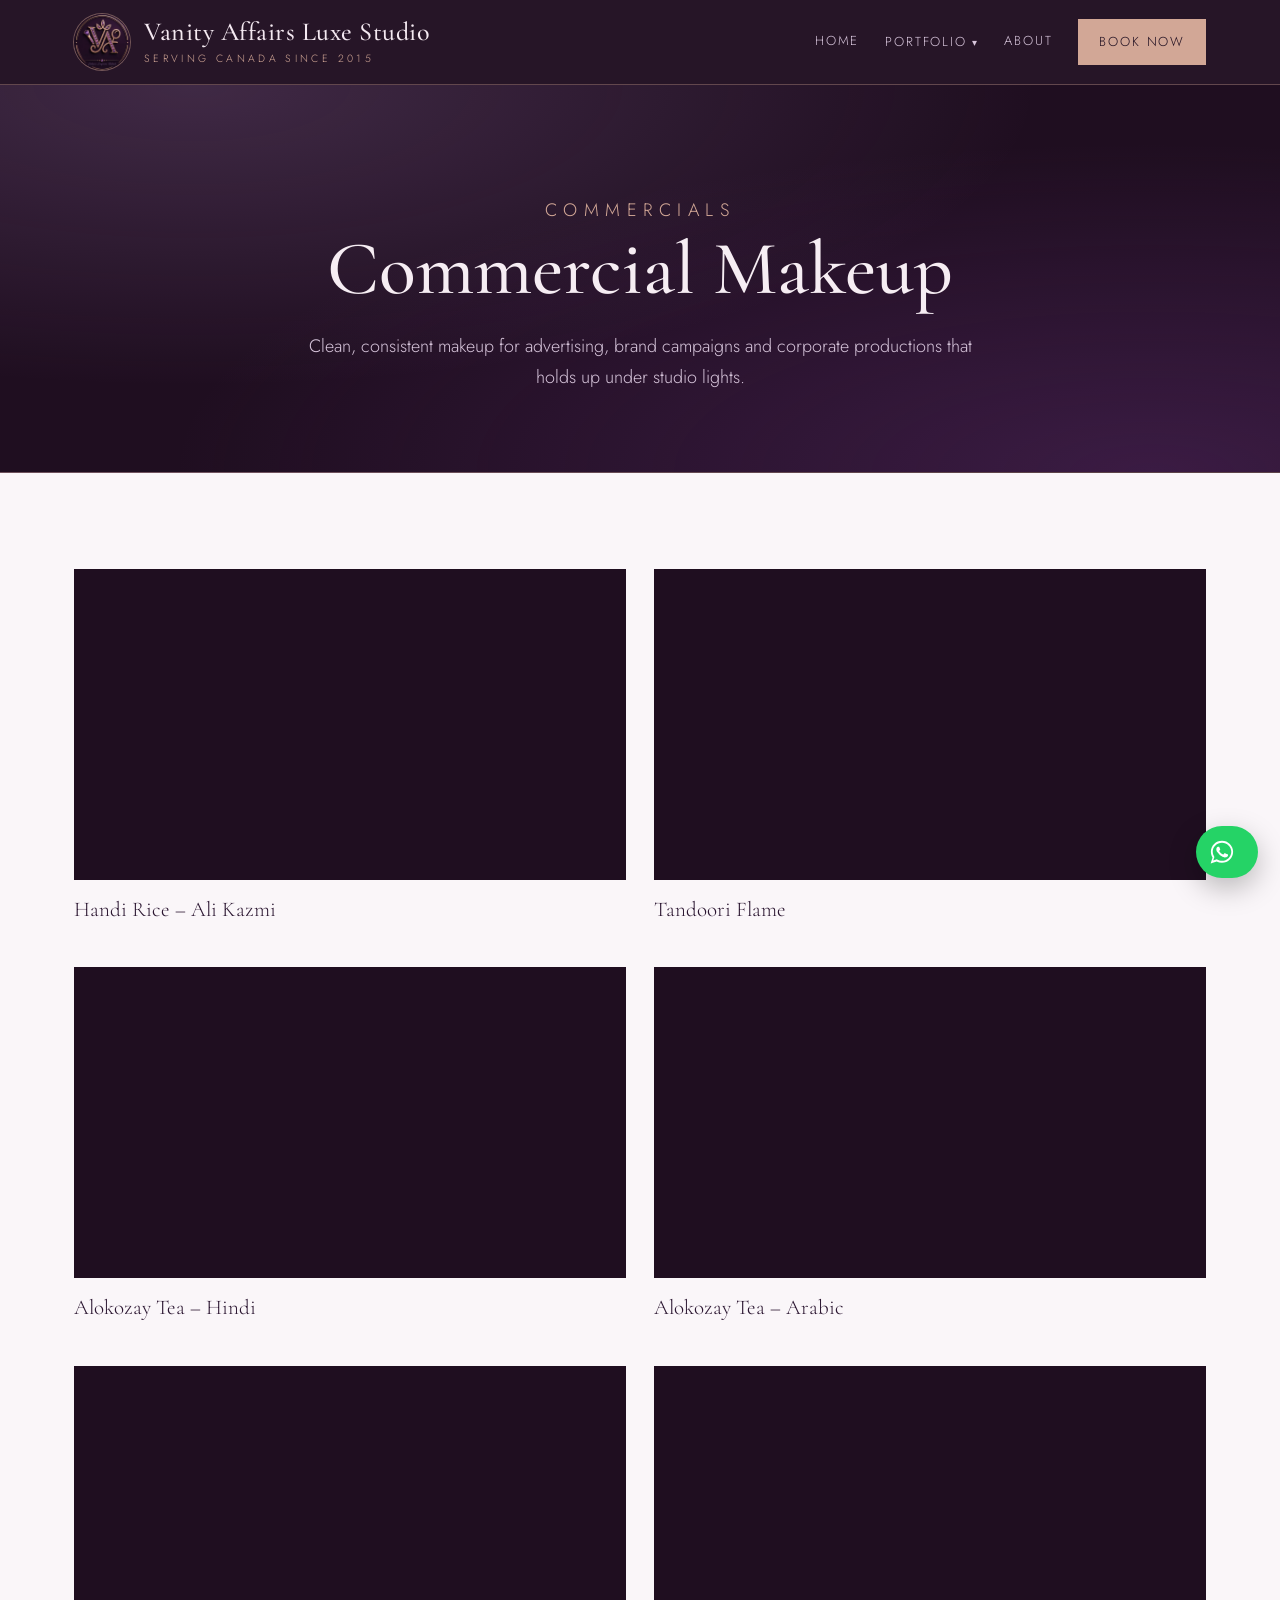
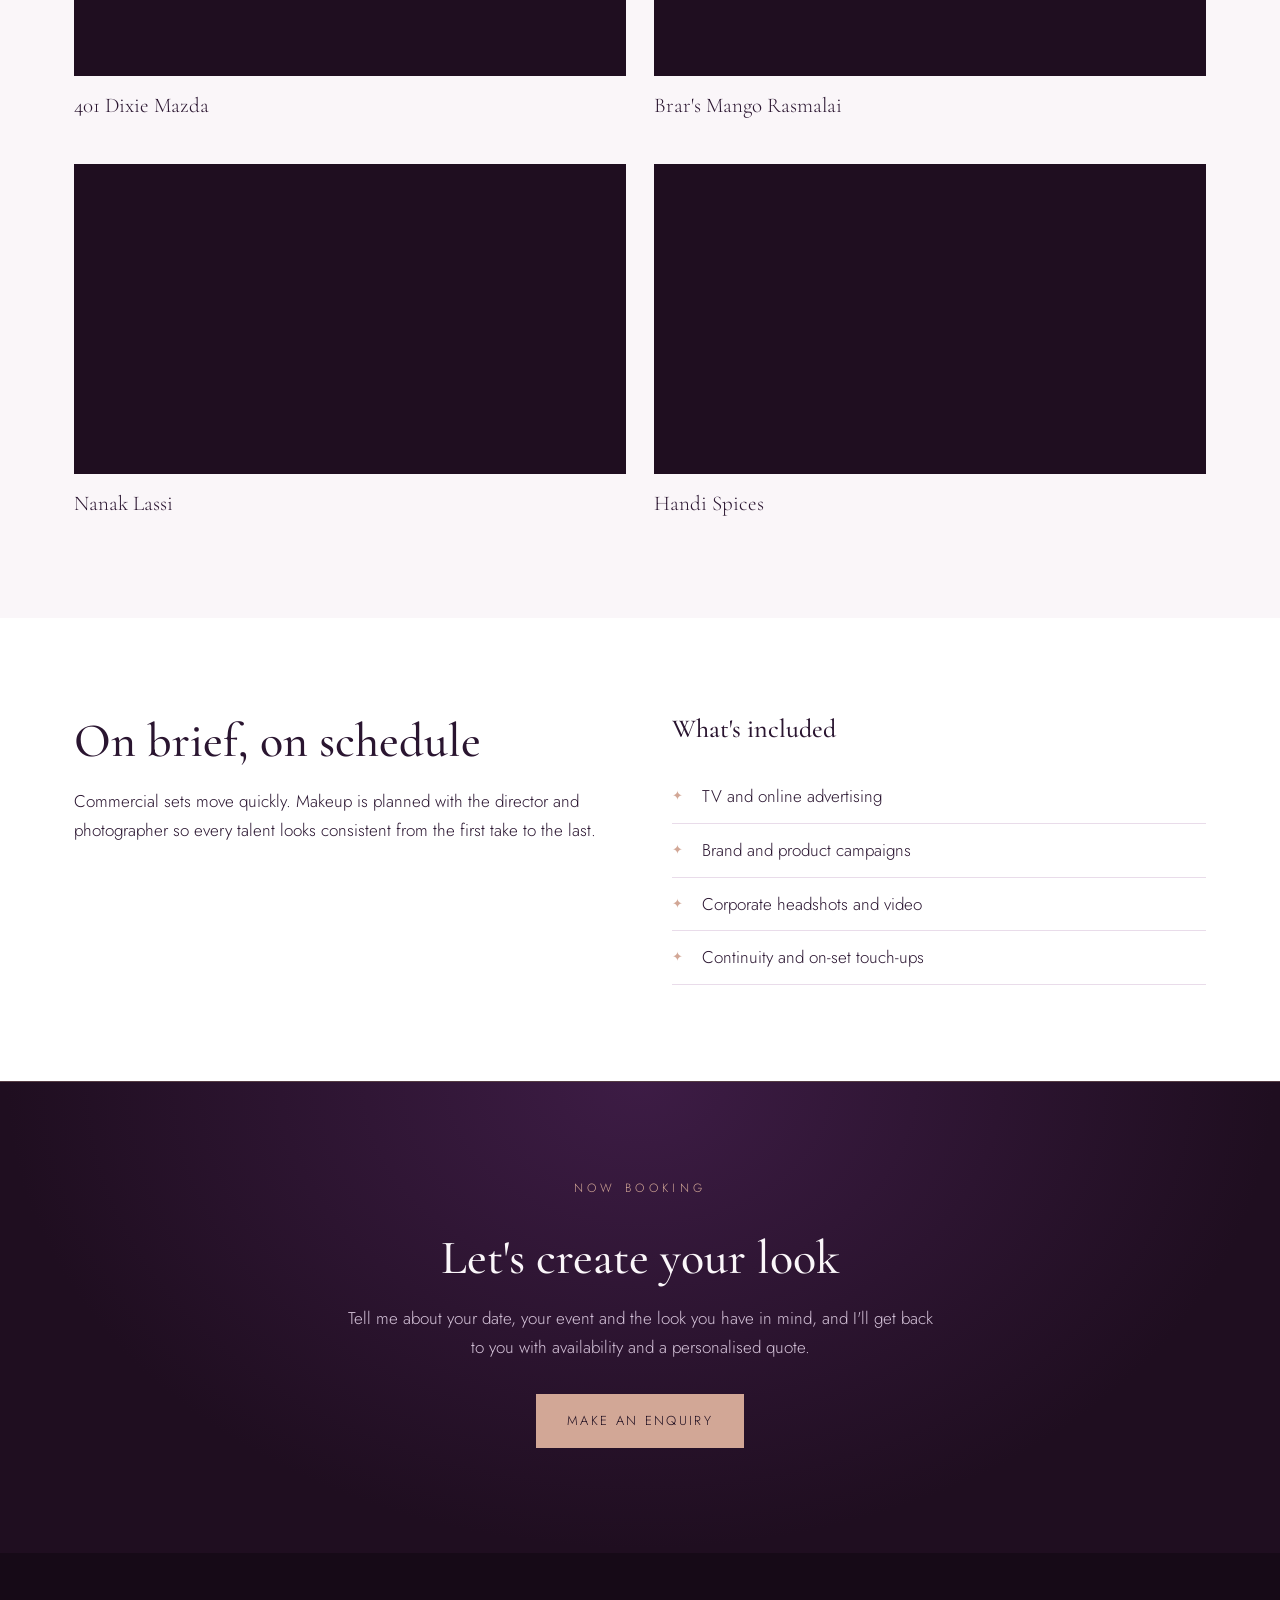
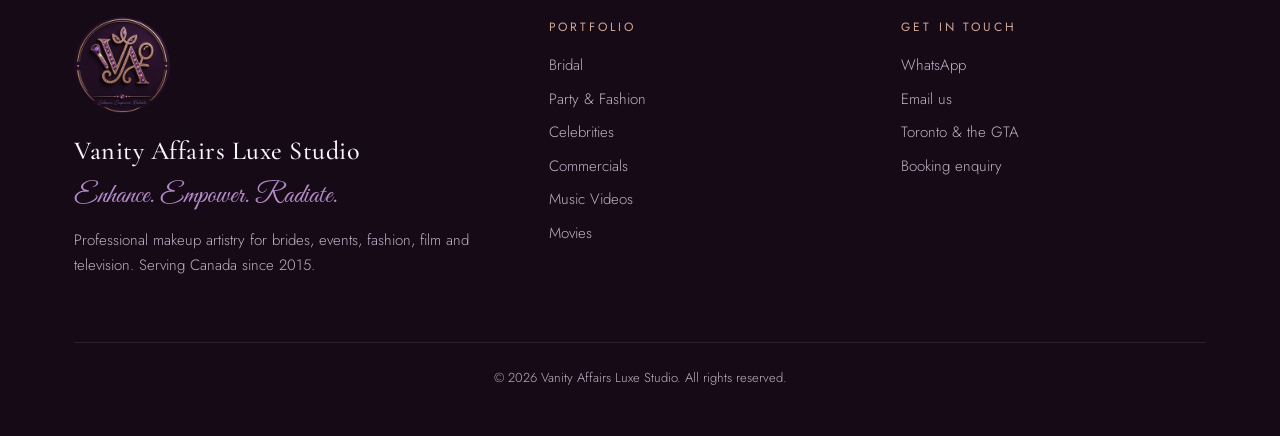
<file: commercials.html>
<!DOCTYPE html>
<html lang="en">
<head>
<meta charset="utf-8">
<meta name="viewport" content="width=device-width, initial-scale=1">
<title>Commercial Makeup | Vanity Affairs Luxe Studio</title>
<meta name="description" content="Clean, consistent makeup for advertising, brand campaigns and corporate productions that holds up under studio lights. Vanity Affairs Luxe Studio, Toronto &amp; the GTA.">
<meta property="og:title" content="Commercial Makeup | Vanity Affairs Luxe Studio">
<meta property="og:description" content="Clean, consistent makeup for advertising, brand campaigns and corporate productions that holds up under studio lights. Vanity Affairs Luxe Studio, Toronto &amp; the GTA.">
<meta property="og:type" content="website">
<link rel="preconnect" href="https://fonts.googleapis.com">
<link rel="preconnect" href="https://fonts.gstatic.com" crossorigin>
<link href="https://fonts.googleapis.com/css2?family=Cormorant+Garamond:ital,wght@0,400;0,500;1,400&family=Jost:wght@300;400&family=Great+Vibes&display=swap" rel="stylesheet">
<link rel="icon" type="image/png" href="assets/favicon.png">
<link rel="apple-touch-icon" href="assets/apple-touch-icon.png">
<meta property="og:image" content="assets/logo-full.jpg">
<meta name="theme-color" content="#1f0e20">
<link rel="stylesheet" href="assets/style.css?v=59b339c5">
</head>
<body>
<header class="site-header">
  <div class="wrap header-inner">
    <a class="brand" href="index.html">
      <img class="brand-logo" src="assets/logo.png" alt="Vanity Affairs Luxe Studio logo" width="56" height="56">
      <span class="brand-text">
      <span class="brand-name">Vanity Affairs Luxe Studio</span>
      <span class="brand-tag">Serving Canada Since 2015</span>
      </span>
    </a>
    <button class="menu-toggle" aria-label="Open menu" aria-expanded="false"><span></span><span></span><span></span></button>
    <nav class="nav" aria-label="Main">
      <a href="index.html">Home</a>
      <div class="dropdown">
        <button type="button">Portfolio</button>
        <div class="dropdown-menu">
<a href="bridal.html">Bridal</a>
<a href="party-fashion.html">Party &amp; Fashion</a>
<a href="celebrities.html">Celebrities</a>
<a href="commercials.html" aria-current="page">Commercials</a>
<a href="music-videos.html">Music Videos</a>
<a href="movies.html">Movies</a>
        </div>
      </div>
      <a href="about.html">About</a>
      <a class="btn" href="contact.html">Book Now</a>
    </nav>
  </div>
</header>
<main>
<section class="page-hero">
  <div class="wrap">
    <p class="eyebrow">Commercials</p>
    <h1>Commercial Makeup</h1>
    <p>Clean, consistent makeup for advertising, brand campaigns and corporate productions that holds up under studio lights.</p>
  </div>
</section>

<section>
  <div class="wrap">
    <div class="video-grid">
<figure class="video">
  <div class="video-frame"><iframe src="https://www.youtube-nocookie.com/embed/IFmXWZLXHQU?rel=0" title="Handi Rice – Ali Kazmi" loading="lazy" allow="accelerometer; encrypted-media; gyroscope; picture-in-picture; fullscreen" allowfullscreen></iframe></div>
  <figcaption>Handi Rice – Ali Kazmi</figcaption>
</figure>
<figure class="video">
  <div class="video-frame"><iframe src="https://www.youtube-nocookie.com/embed/nEVvzlXOSyo?rel=0" title="Tandoori Flame" loading="lazy" allow="accelerometer; encrypted-media; gyroscope; picture-in-picture; fullscreen" allowfullscreen></iframe></div>
  <figcaption>Tandoori Flame</figcaption>
</figure>
<figure class="video">
  <div class="video-frame"><iframe src="https://www.youtube-nocookie.com/embed/9WwiOdnqYaA?rel=0" title="Alokozay Tea – Hindi" loading="lazy" allow="accelerometer; encrypted-media; gyroscope; picture-in-picture; fullscreen" allowfullscreen></iframe></div>
  <figcaption>Alokozay Tea – Hindi</figcaption>
</figure>
<figure class="video">
  <div class="video-frame"><iframe src="https://www.youtube-nocookie.com/embed/vIeYGq2Zz3I?rel=0" title="Alokozay Tea – Arabic" loading="lazy" allow="accelerometer; encrypted-media; gyroscope; picture-in-picture; fullscreen" allowfullscreen></iframe></div>
  <figcaption>Alokozay Tea – Arabic</figcaption>
</figure>
<figure class="video">
  <div class="video-frame"><iframe src="https://www.youtube-nocookie.com/embed/pPQ52opbelw?rel=0" title="401 Dixie Mazda" loading="lazy" allow="accelerometer; encrypted-media; gyroscope; picture-in-picture; fullscreen" allowfullscreen></iframe></div>
  <figcaption>401 Dixie Mazda</figcaption>
</figure>
<figure class="video">
  <div class="video-frame"><iframe src="https://www.youtube-nocookie.com/embed/-dtbf3XrHPM?rel=0" title="Brar&#x27;s Mango Rasmalai" loading="lazy" allow="accelerometer; encrypted-media; gyroscope; picture-in-picture; fullscreen" allowfullscreen></iframe></div>
  <figcaption>Brar&#x27;s Mango Rasmalai</figcaption>
</figure>
<figure class="video">
  <div class="video-frame"><iframe src="https://www.youtube-nocookie.com/embed/897LKUx6NNI?rel=0" title="Nanak Lassi" loading="lazy" allow="accelerometer; encrypted-media; gyroscope; picture-in-picture; fullscreen" allowfullscreen></iframe></div>
  <figcaption>Nanak Lassi</figcaption>
</figure>
<figure class="video">
  <div class="video-frame"><iframe src="https://www.youtube-nocookie.com/embed/cNagTCO7ix0?rel=0" title="Handi Spices" loading="lazy" allow="accelerometer; encrypted-media; gyroscope; picture-in-picture; fullscreen" allowfullscreen></iframe></div>
  <figcaption>Handi Spices</figcaption>
</figure>
    </div>
  </div>
</section>

<section class="alt">
  <div class="wrap two-col">
    <div>
      <h2>On brief, on schedule</h2>
      <p>Commercial sets move quickly. Makeup is planned with the director and photographer so every talent looks consistent from the first take to the last.</p>
    </div>
    <div>
      <h3>What's included</h3>
      <ul class="feature-list">
<li>TV and online advertising</li>
<li>Brand and product campaigns</li>
<li>Corporate headshots and video</li>
<li>Continuity and on-set touch-ups</li>
      </ul>
    </div>
  </div>
</section>

<section class="cta-band">
  <div class="wrap">
    <p class="eyebrow">Now booking</p>
    <h2>Let's create your look</h2>
    <p>Tell me about your date, your event and the look you have in mind, and I'll get back to you with availability and a personalised quote.</p>
    <a class="btn" href="contact.html">Make an enquiry</a>
  </div>
</section>
</main>
<footer class="site-footer">
  <div class="wrap">
    <div class="footer-grid">
      <div>
        <img class="footer-logo" src="assets/logo.png" alt="" width="96" height="96">
        <span class="brand-name">Vanity Affairs Luxe Studio</span>
        <p class="script">Enhance. Empower. Radiate.</p>
        <p>Professional makeup artistry for brides, events, fashion, film and television. Serving Canada since 2015.</p>
      </div>
      <div>
        <h4>Portfolio</h4>
        <ul>
<li><a href="bridal.html">Bridal</a></li>
<li><a href="party-fashion.html">Party &amp; Fashion</a></li>
<li><a href="celebrities.html">Celebrities</a></li>
<li><a href="commercials.html">Commercials</a></li>
<li><a href="music-videos.html">Music Videos</a></li>
<li><a href="movies.html">Movies</a></li>
        </ul>
      </div>
      <div>
        <h4>Get in touch</h4>
        <ul>
<li><a class="js-wa " href="contact.html" data-a="16479" data-b="221139" target="_blank" rel="noopener">WhatsApp</a></li>
<li><a class="js-mail " href="contact.html" data-u="sqamlas" data-d="moc.liamg">Email us</a></li>
<li>Toronto &amp; the GTA</li>
          <li><a href="contact.html">Booking enquiry</a></li>
        </ul>
      </div>
    </div>
    <p class="copyright">© <span id="year">2026</span> Vanity Affairs Luxe Studio. All rights reserved.</p>
  </div>
</footer>
<a class="js-wa wa-float" href="contact.html" data-a="16479" data-b="221139" target="_blank" rel="noopener"><svg viewBox="0 0 32 32" width="28" height="28" aria-hidden="true"><path fill="currentColor" d="M16 3C9 3 3.3 8.6 3.3 15.6c0 2.4.7 4.7 1.9 6.7L3 29l6.9-2.2a12.8 12.8 0 0 0 6.1 1.5c7 0 12.7-5.6 12.7-12.6S23 3 16 3zm0 23c-2 0-3.9-.5-5.5-1.5l-.4-.2-4.1 1.3 1.3-4-.3-.4a10.3 10.3 0 0 1-1.6-5.6C5.4 9.9 10.2 5.3 16 5.3s10.6 4.6 10.6 10.3S21.8 26 16 26zm5.8-7.7c-.3-.2-1.9-.9-2.2-1s-.5-.2-.7.2-.8 1-1 1.2-.4.2-.7.1a8.7 8.7 0 0 1-4.3-3.7c-.3-.6.3-.5 1-1.7.1-.2 0-.4 0-.6l-1-2.4c-.3-.6-.5-.5-.7-.5h-.6c-.2 0-.6.1-.9.4s-1.2 1.1-1.2 2.7 1.2 3.1 1.4 3.4c.2.2 2.3 3.5 5.6 4.9 2.1.9 2.9 1 4 .8.6-.1 1.9-.8 2.2-1.5.3-.8.3-1.4.2-1.5-.1-.2-.3-.3-.6-.4z"/></svg><span>Chat on WhatsApp</span></a>
<button class="to-top" aria-label="Back to top">↑</button>
<script src="assets/site.js?v=59b339c5" defer></script>
<script>
  document.getElementById('year').textContent = new Date().getFullYear();
  const msg = encodeURIComponent("Hi! I found Vanity Affairs Luxe Studio online and I'd like to ask about booking.");
  document.querySelectorAll('.js-wa').forEach(a => { a.href = 'https://wa.me/' + a.dataset.a + a.dataset.b + '?text=' + msg; });
  document.querySelectorAll('.js-mail').forEach(a => {
    const m = a.dataset.u.split('').reverse().join('') + '@' + a.dataset.d.split('').reverse().join('');
    a.href = 'mailto:' + m + '?subject=' + encodeURIComponent('Booking enquiry');
    if (a.dataset.show) a.textContent = m;
  });
  document.querySelectorAll('form.js-form').forEach(f => {
    f.action = 'https://formsubmit.co/' + f.dataset.u.split('').reverse().join('') + '@' + f.dataset.d.split('').reverse().join('');
  });
  const t = document.querySelector('.menu-toggle'), n = document.querySelector('.nav');
  t.addEventListener('click', () => { const o = n.classList.toggle('open'); t.setAttribute('aria-expanded', o); });
</script>
</body>
</html>
</file>
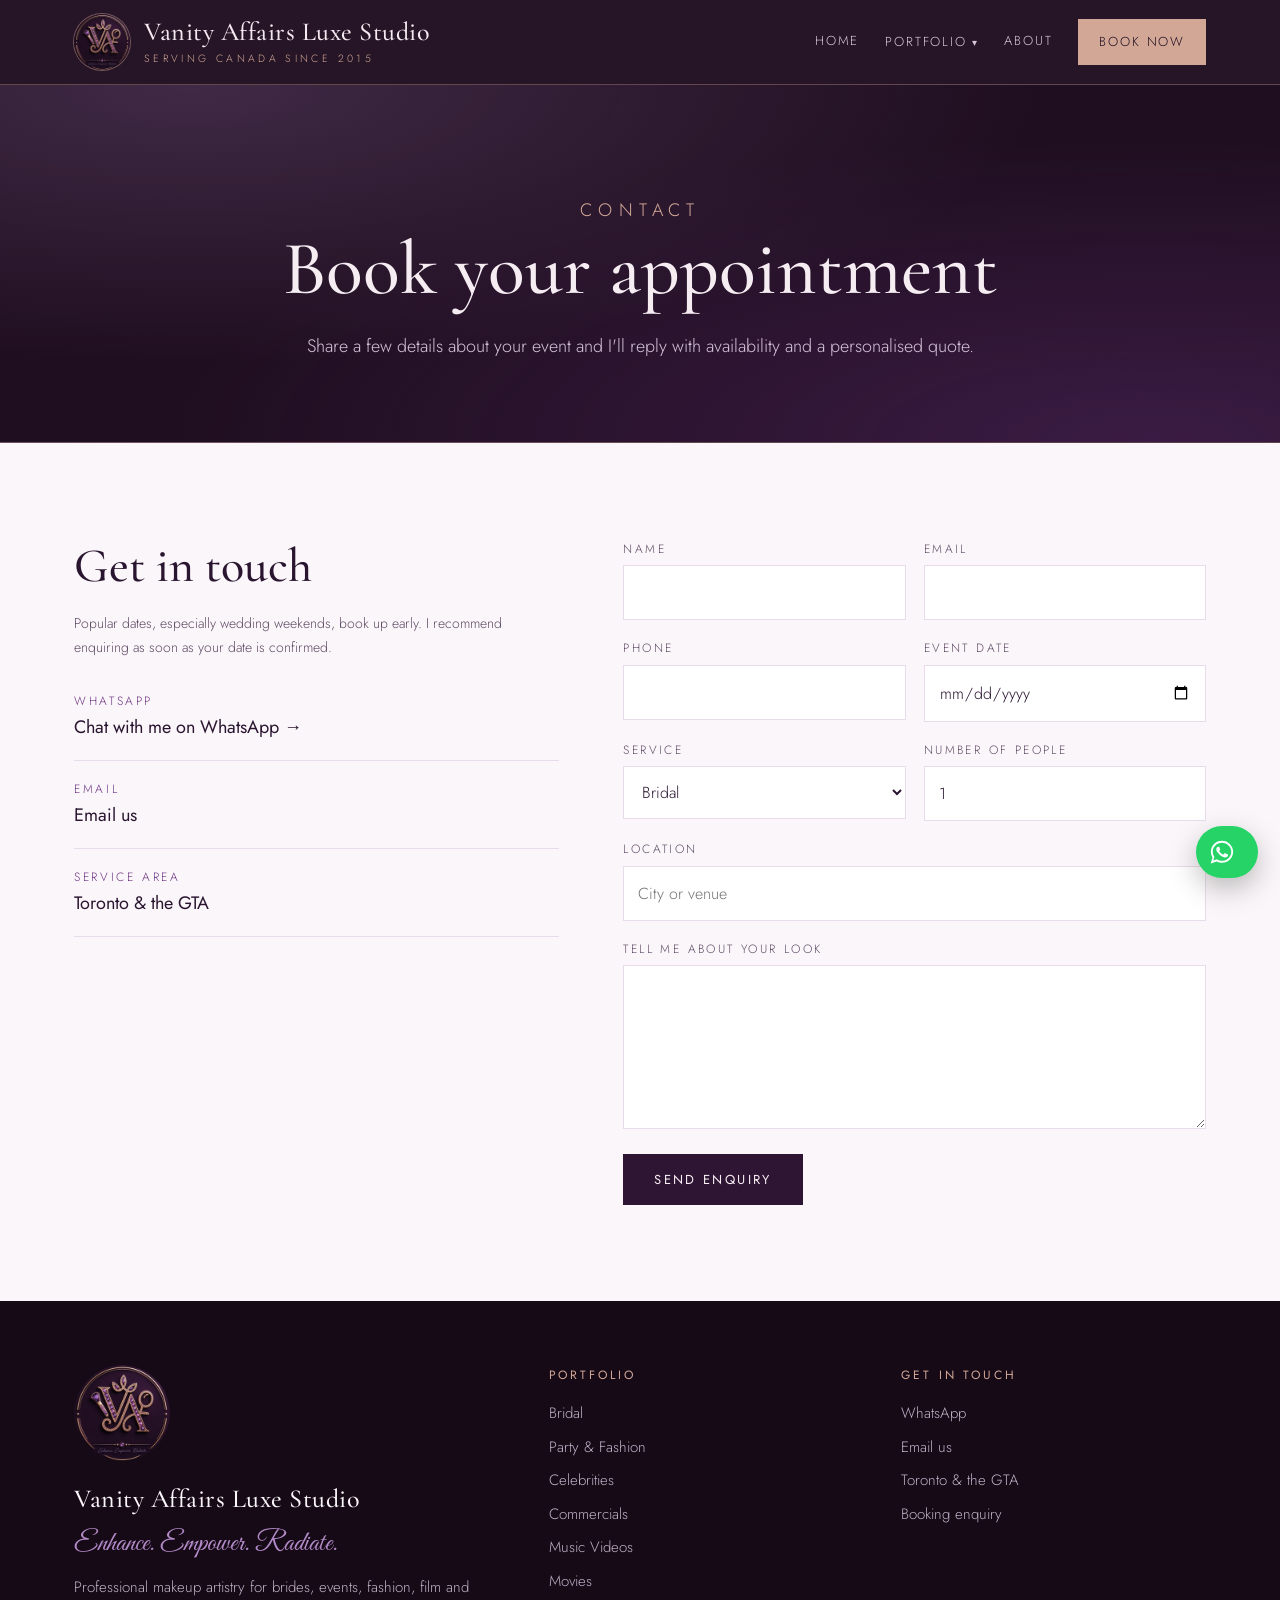
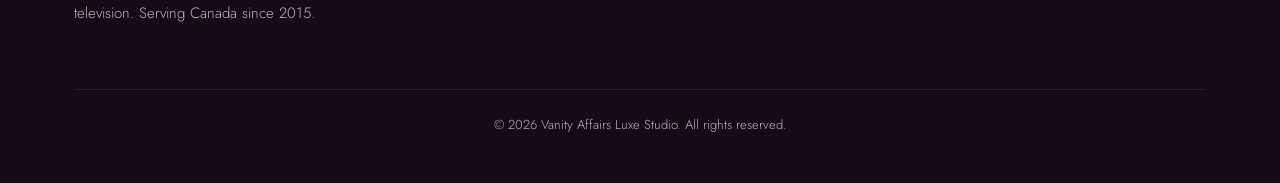
<file: contact.html>
<!DOCTYPE html>
<html lang="en">
<head>
<meta charset="utf-8">
<meta name="viewport" content="width=device-width, initial-scale=1">
<title>Contact &amp; Booking | Vanity Affairs Luxe Studio</title>
<meta name="description" content="Book bridal, event, fashion or film makeup with Vanity Affairs Luxe Studio in Toronto &amp; the GTA.">
<meta property="og:title" content="Contact &amp; Booking | Vanity Affairs Luxe Studio">
<meta property="og:description" content="Book bridal, event, fashion or film makeup with Vanity Affairs Luxe Studio in Toronto &amp; the GTA.">
<meta property="og:type" content="website">
<link rel="preconnect" href="https://fonts.googleapis.com">
<link rel="preconnect" href="https://fonts.gstatic.com" crossorigin>
<link href="https://fonts.googleapis.com/css2?family=Cormorant+Garamond:ital,wght@0,400;0,500;1,400&family=Jost:wght@300;400&family=Great+Vibes&display=swap" rel="stylesheet">
<link rel="icon" type="image/png" href="assets/favicon.png">
<link rel="apple-touch-icon" href="assets/apple-touch-icon.png">
<meta property="og:image" content="assets/logo-full.jpg">
<meta name="theme-color" content="#1f0e20">
<link rel="stylesheet" href="assets/style.css?v=59b339c5">
</head>
<body>
<header class="site-header">
  <div class="wrap header-inner">
    <a class="brand" href="index.html">
      <img class="brand-logo" src="assets/logo.png" alt="Vanity Affairs Luxe Studio logo" width="56" height="56">
      <span class="brand-text">
      <span class="brand-name">Vanity Affairs Luxe Studio</span>
      <span class="brand-tag">Serving Canada Since 2015</span>
      </span>
    </a>
    <button class="menu-toggle" aria-label="Open menu" aria-expanded="false"><span></span><span></span><span></span></button>
    <nav class="nav" aria-label="Main">
      <a href="index.html">Home</a>
      <div class="dropdown">
        <button type="button">Portfolio</button>
        <div class="dropdown-menu">
<a href="bridal.html">Bridal</a>
<a href="party-fashion.html">Party &amp; Fashion</a>
<a href="celebrities.html">Celebrities</a>
<a href="commercials.html">Commercials</a>
<a href="music-videos.html">Music Videos</a>
<a href="movies.html">Movies</a>
        </div>
      </div>
      <a href="about.html">About</a>
      <a class="btn" href="contact.html">Book Now</a>
    </nav>
  </div>
</header>
<main>
<section class="page-hero">
  <div class="wrap">
    <p class="eyebrow">Contact</p>
    <h1>Book your appointment</h1>
    <p>Share a few details about your event and I'll reply with availability and a personalised quote.</p>
  </div>
</section>

<section>
  <div class="wrap contact-grid">
    <div>
      <h2>Get in touch</h2>
      <p class="note">Popular dates, especially wedding weekends, book up early. I recommend enquiring as soon as your date is confirmed.</p>
      <div class="contact-item"><span>WhatsApp</span><a class="js-wa " href="contact.html" data-a="16479" data-b="221139" target="_blank" rel="noopener">Chat with me on WhatsApp →</a></div><div class="contact-item"><span>Email</span><a class="js-mail " href="contact.html" data-u="sqamlas" data-d="moc.liamg">Email us</a></div><div class="contact-item"><span>Service area</span><strong>Toronto &amp; the GTA</strong></div>
    </div>
    <form class="js-form" method="POST" data-u="sqamlas" data-d="moc.liamg">
      <input type="hidden" name="_subject" value="New booking enquiry – Vanity Affairs Luxe Studio">
      <input type="hidden" name="_template" value="table">
      <input type="text" name="_honey" style="display:none" tabindex="-1" autocomplete="off">
      <div class="form-row">
        <label>Name<input name="name" required></label>
        <label>Email<input type="email" name="email" required></label>
      </div>
      <div class="form-row">
        <label>Phone<input type="tel" name="phone"></label>
        <label>Event date<input type="date" name="date"></label>
      </div>
      <div class="form-row">
        <label>Service
          <select name="service">
<option>Bridal</option>
<option>Party &amp; Fashion</option>
<option>Celebrities</option>
<option>Commercials</option>
<option>Music Videos</option>
<option>Movies</option>
            <option>Other</option>
          </select>
        </label>
        <label>Number of people<input type="number" name="people" min="1" value="1"></label>
      </div>
      <label>Location<input name="location" placeholder="City or venue"></label>
      <label>Tell me about your look<textarea name="message" rows="5"></textarea></label>
      <div><button class="btn" type="submit">Send enquiry</button></div>
    </form>
  </div>
</section>
</main>
<footer class="site-footer">
  <div class="wrap">
    <div class="footer-grid">
      <div>
        <img class="footer-logo" src="assets/logo.png" alt="" width="96" height="96">
        <span class="brand-name">Vanity Affairs Luxe Studio</span>
        <p class="script">Enhance. Empower. Radiate.</p>
        <p>Professional makeup artistry for brides, events, fashion, film and television. Serving Canada since 2015.</p>
      </div>
      <div>
        <h4>Portfolio</h4>
        <ul>
<li><a href="bridal.html">Bridal</a></li>
<li><a href="party-fashion.html">Party &amp; Fashion</a></li>
<li><a href="celebrities.html">Celebrities</a></li>
<li><a href="commercials.html">Commercials</a></li>
<li><a href="music-videos.html">Music Videos</a></li>
<li><a href="movies.html">Movies</a></li>
        </ul>
      </div>
      <div>
        <h4>Get in touch</h4>
        <ul>
<li><a class="js-wa " href="contact.html" data-a="16479" data-b="221139" target="_blank" rel="noopener">WhatsApp</a></li>
<li><a class="js-mail " href="contact.html" data-u="sqamlas" data-d="moc.liamg">Email us</a></li>
<li>Toronto &amp; the GTA</li>
          <li><a href="contact.html">Booking enquiry</a></li>
        </ul>
      </div>
    </div>
    <p class="copyright">© <span id="year">2026</span> Vanity Affairs Luxe Studio. All rights reserved.</p>
  </div>
</footer>
<a class="js-wa wa-float" href="contact.html" data-a="16479" data-b="221139" target="_blank" rel="noopener"><svg viewBox="0 0 32 32" width="28" height="28" aria-hidden="true"><path fill="currentColor" d="M16 3C9 3 3.3 8.6 3.3 15.6c0 2.4.7 4.7 1.9 6.7L3 29l6.9-2.2a12.8 12.8 0 0 0 6.1 1.5c7 0 12.7-5.6 12.7-12.6S23 3 16 3zm0 23c-2 0-3.9-.5-5.5-1.5l-.4-.2-4.1 1.3 1.3-4-.3-.4a10.3 10.3 0 0 1-1.6-5.6C5.4 9.9 10.2 5.3 16 5.3s10.6 4.6 10.6 10.3S21.8 26 16 26zm5.8-7.7c-.3-.2-1.9-.9-2.2-1s-.5-.2-.7.2-.8 1-1 1.2-.4.2-.7.1a8.7 8.7 0 0 1-4.3-3.7c-.3-.6.3-.5 1-1.7.1-.2 0-.4 0-.6l-1-2.4c-.3-.6-.5-.5-.7-.5h-.6c-.2 0-.6.1-.9.4s-1.2 1.1-1.2 2.7 1.2 3.1 1.4 3.4c.2.2 2.3 3.5 5.6 4.9 2.1.9 2.9 1 4 .8.6-.1 1.9-.8 2.2-1.5.3-.8.3-1.4.2-1.5-.1-.2-.3-.3-.6-.4z"/></svg><span>Chat on WhatsApp</span></a>
<button class="to-top" aria-label="Back to top">↑</button>
<script src="assets/site.js?v=59b339c5" defer></script>
<script>
  document.getElementById('year').textContent = new Date().getFullYear();
  const msg = encodeURIComponent("Hi! I found Vanity Affairs Luxe Studio online and I'd like to ask about booking.");
  document.querySelectorAll('.js-wa').forEach(a => { a.href = 'https://wa.me/' + a.dataset.a + a.dataset.b + '?text=' + msg; });
  document.querySelectorAll('.js-mail').forEach(a => {
    const m = a.dataset.u.split('').reverse().join('') + '@' + a.dataset.d.split('').reverse().join('');
    a.href = 'mailto:' + m + '?subject=' + encodeURIComponent('Booking enquiry');
    if (a.dataset.show) a.textContent = m;
  });
  document.querySelectorAll('form.js-form').forEach(f => {
    f.action = 'https://formsubmit.co/' + f.dataset.u.split('').reverse().join('') + '@' + f.dataset.d.split('').reverse().join('');
  });
  const t = document.querySelector('.menu-toggle'), n = document.querySelector('.nav');
  t.addEventListener('click', () => { const o = n.classList.toggle('open'); t.setAttribute('aria-expanded', o); });
</script>
</body>
</html>
</file>
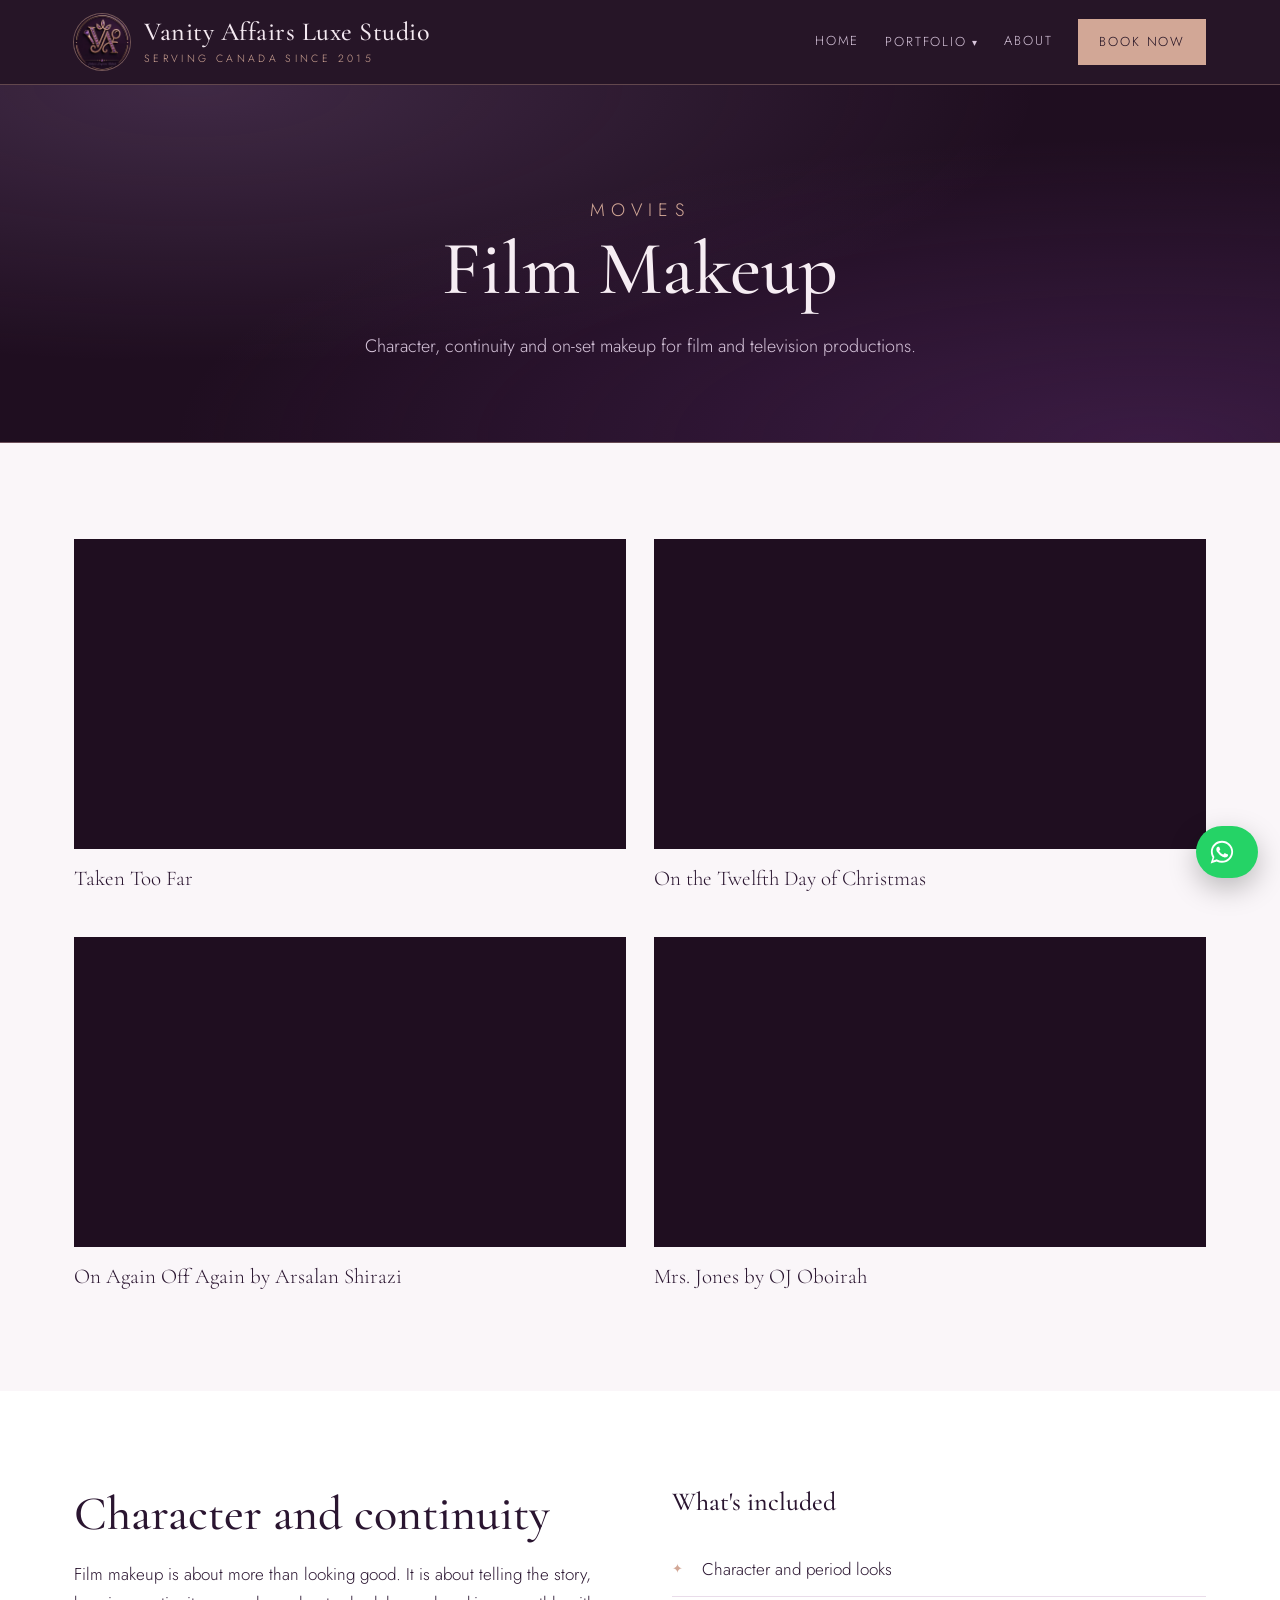
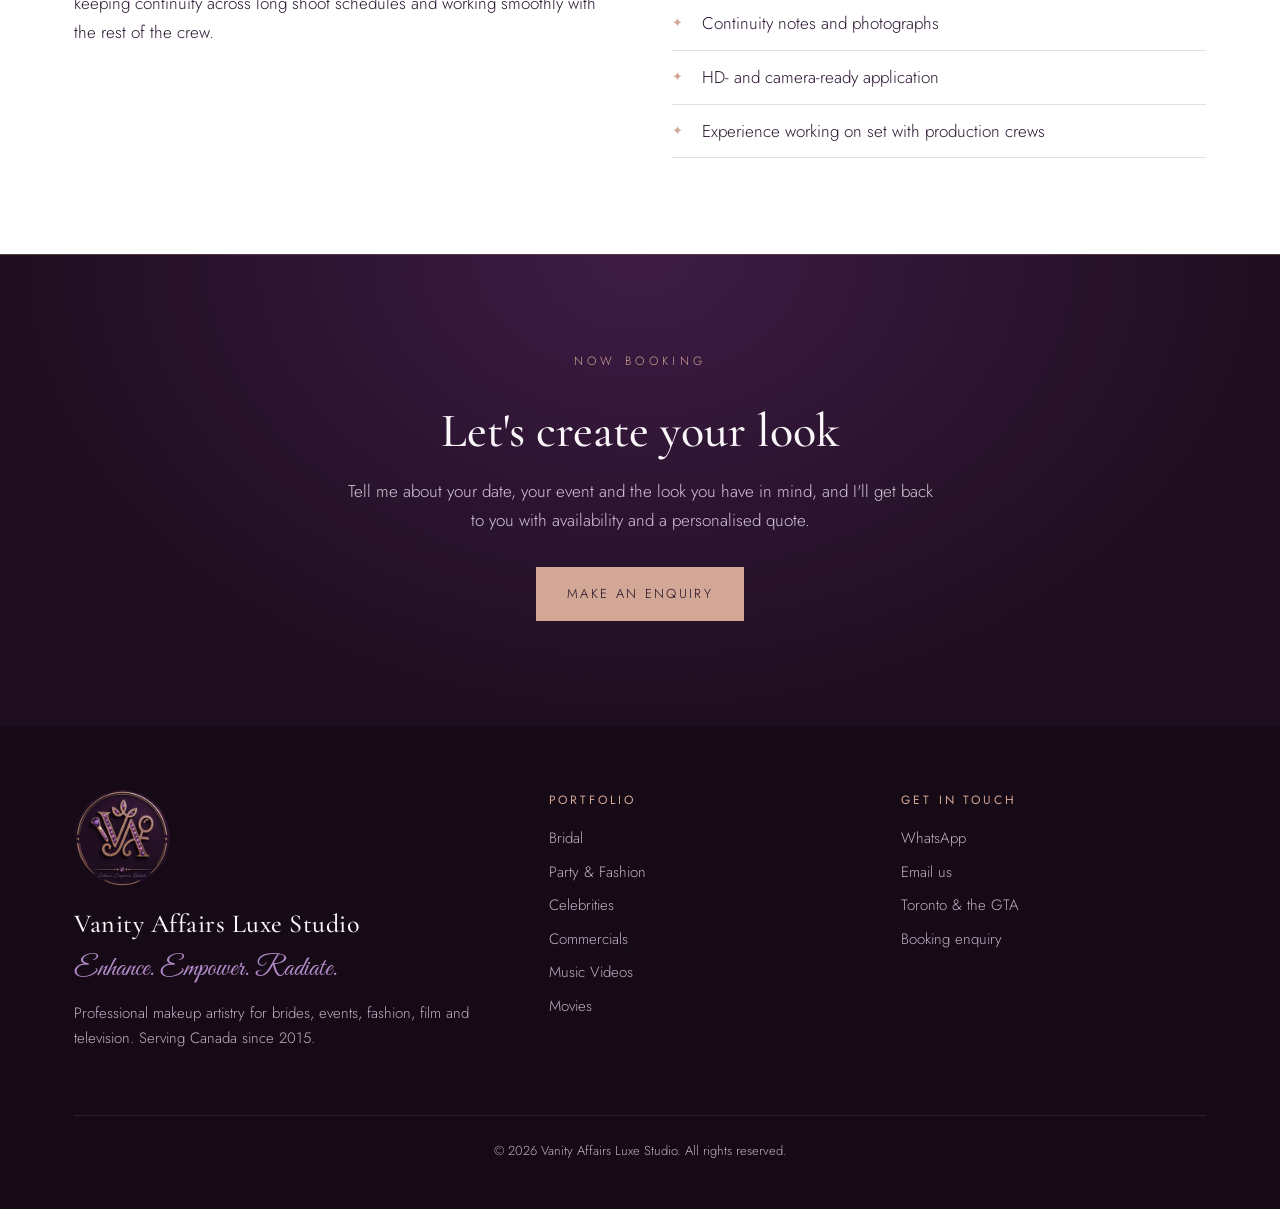
<file: movies.html>
<!DOCTYPE html>
<html lang="en">
<head>
<meta charset="utf-8">
<meta name="viewport" content="width=device-width, initial-scale=1">
<title>Film Makeup | Vanity Affairs Luxe Studio</title>
<meta name="description" content="Character, continuity and on-set makeup for film and television productions. Vanity Affairs Luxe Studio, Toronto &amp; the GTA.">
<meta property="og:title" content="Film Makeup | Vanity Affairs Luxe Studio">
<meta property="og:description" content="Character, continuity and on-set makeup for film and television productions. Vanity Affairs Luxe Studio, Toronto &amp; the GTA.">
<meta property="og:type" content="website">
<link rel="preconnect" href="https://fonts.googleapis.com">
<link rel="preconnect" href="https://fonts.gstatic.com" crossorigin>
<link href="https://fonts.googleapis.com/css2?family=Cormorant+Garamond:ital,wght@0,400;0,500;1,400&family=Jost:wght@300;400&family=Great+Vibes&display=swap" rel="stylesheet">
<link rel="icon" type="image/png" href="assets/favicon.png">
<link rel="apple-touch-icon" href="assets/apple-touch-icon.png">
<meta property="og:image" content="assets/logo-full.jpg">
<meta name="theme-color" content="#1f0e20">
<link rel="stylesheet" href="assets/style.css?v=59b339c5">
</head>
<body>
<header class="site-header">
  <div class="wrap header-inner">
    <a class="brand" href="index.html">
      <img class="brand-logo" src="assets/logo.png" alt="Vanity Affairs Luxe Studio logo" width="56" height="56">
      <span class="brand-text">
      <span class="brand-name">Vanity Affairs Luxe Studio</span>
      <span class="brand-tag">Serving Canada Since 2015</span>
      </span>
    </a>
    <button class="menu-toggle" aria-label="Open menu" aria-expanded="false"><span></span><span></span><span></span></button>
    <nav class="nav" aria-label="Main">
      <a href="index.html">Home</a>
      <div class="dropdown">
        <button type="button">Portfolio</button>
        <div class="dropdown-menu">
<a href="bridal.html">Bridal</a>
<a href="party-fashion.html">Party &amp; Fashion</a>
<a href="celebrities.html">Celebrities</a>
<a href="commercials.html">Commercials</a>
<a href="music-videos.html">Music Videos</a>
<a href="movies.html" aria-current="page">Movies</a>
        </div>
      </div>
      <a href="about.html">About</a>
      <a class="btn" href="contact.html">Book Now</a>
    </nav>
  </div>
</header>
<main>
<section class="page-hero">
  <div class="wrap">
    <p class="eyebrow">Movies</p>
    <h1>Film Makeup</h1>
    <p>Character, continuity and on-set makeup for film and television productions.</p>
  </div>
</section>

<section>
  <div class="wrap">
    <div class="video-grid">
<figure class="video">
  <div class="video-frame"><iframe src="https://www.youtube-nocookie.com/embed/oJsH4sM5BdM?rel=0" title="Taken Too Far" loading="lazy" allow="accelerometer; encrypted-media; gyroscope; picture-in-picture; fullscreen" allowfullscreen></iframe></div>
  <figcaption>Taken Too Far</figcaption>
</figure>
<figure class="video">
  <div class="video-frame"><iframe src="https://www.youtube-nocookie.com/embed/SiF-yi6oTCk?rel=0" title="On the Twelfth Day of Christmas" loading="lazy" allow="accelerometer; encrypted-media; gyroscope; picture-in-picture; fullscreen" allowfullscreen></iframe></div>
  <figcaption>On the Twelfth Day of Christmas</figcaption>
</figure>
<figure class="video">
  <div class="video-frame"><iframe src="https://www.youtube-nocookie.com/embed/2DZi444H6-E?rel=0" title="On Again Off Again by Arsalan Shirazi" loading="lazy" allow="accelerometer; encrypted-media; gyroscope; picture-in-picture; fullscreen" allowfullscreen></iframe></div>
  <figcaption>On Again Off Again by Arsalan Shirazi</figcaption>
</figure>
<figure class="video">
  <div class="video-frame"><iframe src="https://www.youtube-nocookie.com/embed/6Pv9e4Rd5_4?rel=0" title="Mrs. Jones by OJ Oboirah" loading="lazy" allow="accelerometer; encrypted-media; gyroscope; picture-in-picture; fullscreen" allowfullscreen></iframe></div>
  <figcaption>Mrs. Jones by OJ Oboirah</figcaption>
</figure>
    </div>
  </div>
</section>

<section class="alt">
  <div class="wrap two-col">
    <div>
      <h2>Character and continuity</h2>
      <p>Film makeup is about more than looking good. It is about telling the story, keeping continuity across long shoot schedules and working smoothly with the rest of the crew.</p>
    </div>
    <div>
      <h3>What's included</h3>
      <ul class="feature-list">
<li>Character and period looks</li>
<li>Continuity notes and photographs</li>
<li>HD- and camera-ready application</li>
<li>Experience working on set with production crews</li>
      </ul>
    </div>
  </div>
</section>

<section class="cta-band">
  <div class="wrap">
    <p class="eyebrow">Now booking</p>
    <h2>Let's create your look</h2>
    <p>Tell me about your date, your event and the look you have in mind, and I'll get back to you with availability and a personalised quote.</p>
    <a class="btn" href="contact.html">Make an enquiry</a>
  </div>
</section>
</main>
<footer class="site-footer">
  <div class="wrap">
    <div class="footer-grid">
      <div>
        <img class="footer-logo" src="assets/logo.png" alt="" width="96" height="96">
        <span class="brand-name">Vanity Affairs Luxe Studio</span>
        <p class="script">Enhance. Empower. Radiate.</p>
        <p>Professional makeup artistry for brides, events, fashion, film and television. Serving Canada since 2015.</p>
      </div>
      <div>
        <h4>Portfolio</h4>
        <ul>
<li><a href="bridal.html">Bridal</a></li>
<li><a href="party-fashion.html">Party &amp; Fashion</a></li>
<li><a href="celebrities.html">Celebrities</a></li>
<li><a href="commercials.html">Commercials</a></li>
<li><a href="music-videos.html">Music Videos</a></li>
<li><a href="movies.html">Movies</a></li>
        </ul>
      </div>
      <div>
        <h4>Get in touch</h4>
        <ul>
<li><a class="js-wa " href="contact.html" data-a="16479" data-b="221139" target="_blank" rel="noopener">WhatsApp</a></li>
<li><a class="js-mail " href="contact.html" data-u="sqamlas" data-d="moc.liamg">Email us</a></li>
<li>Toronto &amp; the GTA</li>
          <li><a href="contact.html">Booking enquiry</a></li>
        </ul>
      </div>
    </div>
    <p class="copyright">© <span id="year">2026</span> Vanity Affairs Luxe Studio. All rights reserved.</p>
  </div>
</footer>
<a class="js-wa wa-float" href="contact.html" data-a="16479" data-b="221139" target="_blank" rel="noopener"><svg viewBox="0 0 32 32" width="28" height="28" aria-hidden="true"><path fill="currentColor" d="M16 3C9 3 3.3 8.6 3.3 15.6c0 2.4.7 4.7 1.9 6.7L3 29l6.9-2.2a12.8 12.8 0 0 0 6.1 1.5c7 0 12.7-5.6 12.7-12.6S23 3 16 3zm0 23c-2 0-3.9-.5-5.5-1.5l-.4-.2-4.1 1.3 1.3-4-.3-.4a10.3 10.3 0 0 1-1.6-5.6C5.4 9.9 10.2 5.3 16 5.3s10.6 4.6 10.6 10.3S21.8 26 16 26zm5.8-7.7c-.3-.2-1.9-.9-2.2-1s-.5-.2-.7.2-.8 1-1 1.2-.4.2-.7.1a8.7 8.7 0 0 1-4.3-3.7c-.3-.6.3-.5 1-1.7.1-.2 0-.4 0-.6l-1-2.4c-.3-.6-.5-.5-.7-.5h-.6c-.2 0-.6.1-.9.4s-1.2 1.1-1.2 2.7 1.2 3.1 1.4 3.4c.2.2 2.3 3.5 5.6 4.9 2.1.9 2.9 1 4 .8.6-.1 1.9-.8 2.2-1.5.3-.8.3-1.4.2-1.5-.1-.2-.3-.3-.6-.4z"/></svg><span>Chat on WhatsApp</span></a>
<button class="to-top" aria-label="Back to top">↑</button>
<script src="assets/site.js?v=59b339c5" defer></script>
<script>
  document.getElementById('year').textContent = new Date().getFullYear();
  const msg = encodeURIComponent("Hi! I found Vanity Affairs Luxe Studio online and I'd like to ask about booking.");
  document.querySelectorAll('.js-wa').forEach(a => { a.href = 'https://wa.me/' + a.dataset.a + a.dataset.b + '?text=' + msg; });
  document.querySelectorAll('.js-mail').forEach(a => {
    const m = a.dataset.u.split('').reverse().join('') + '@' + a.dataset.d.split('').reverse().join('');
    a.href = 'mailto:' + m + '?subject=' + encodeURIComponent('Booking enquiry');
    if (a.dataset.show) a.textContent = m;
  });
  document.querySelectorAll('form.js-form').forEach(f => {
    f.action = 'https://formsubmit.co/' + f.dataset.u.split('').reverse().join('') + '@' + f.dataset.d.split('').reverse().join('');
  });
  const t = document.querySelector('.menu-toggle'), n = document.querySelector('.nav');
  t.addEventListener('click', () => { const o = n.classList.toggle('open'); t.setAttribute('aria-expanded', o); });
</script>
</body>
</html>
</file>
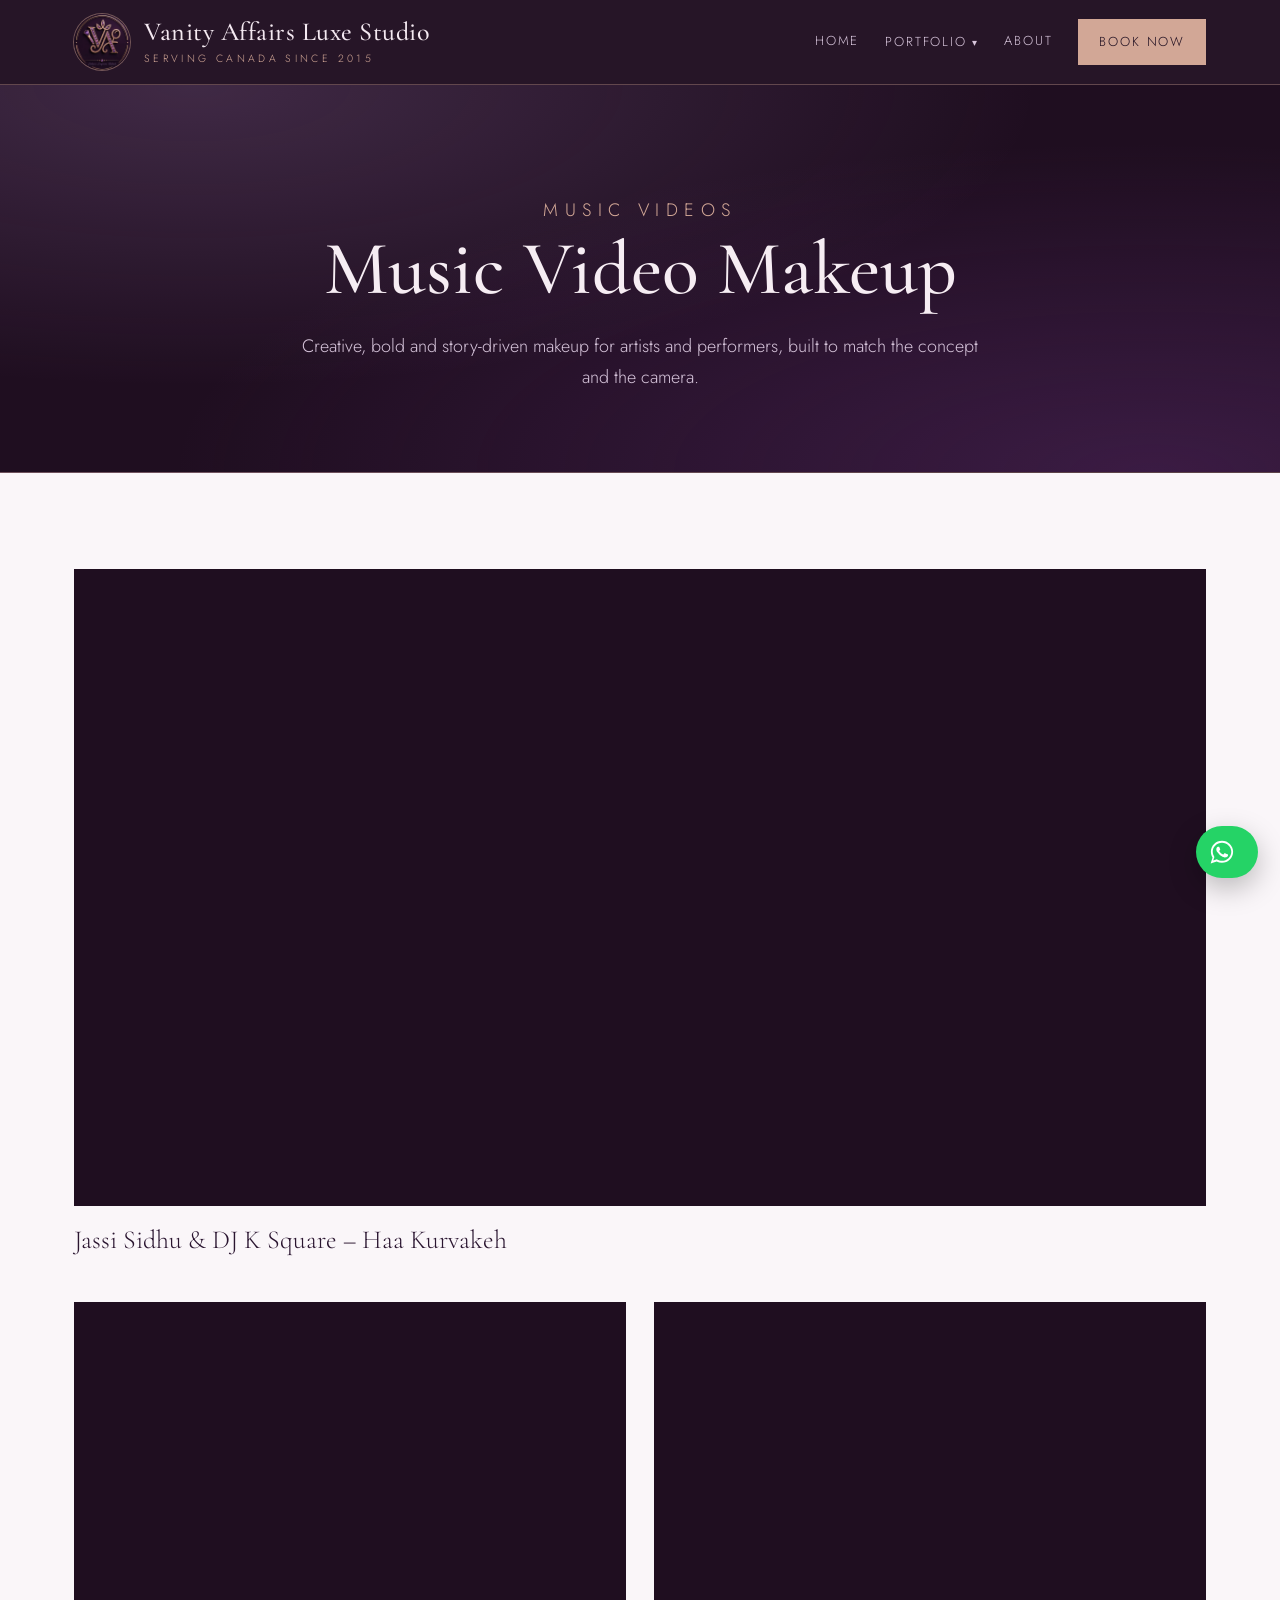
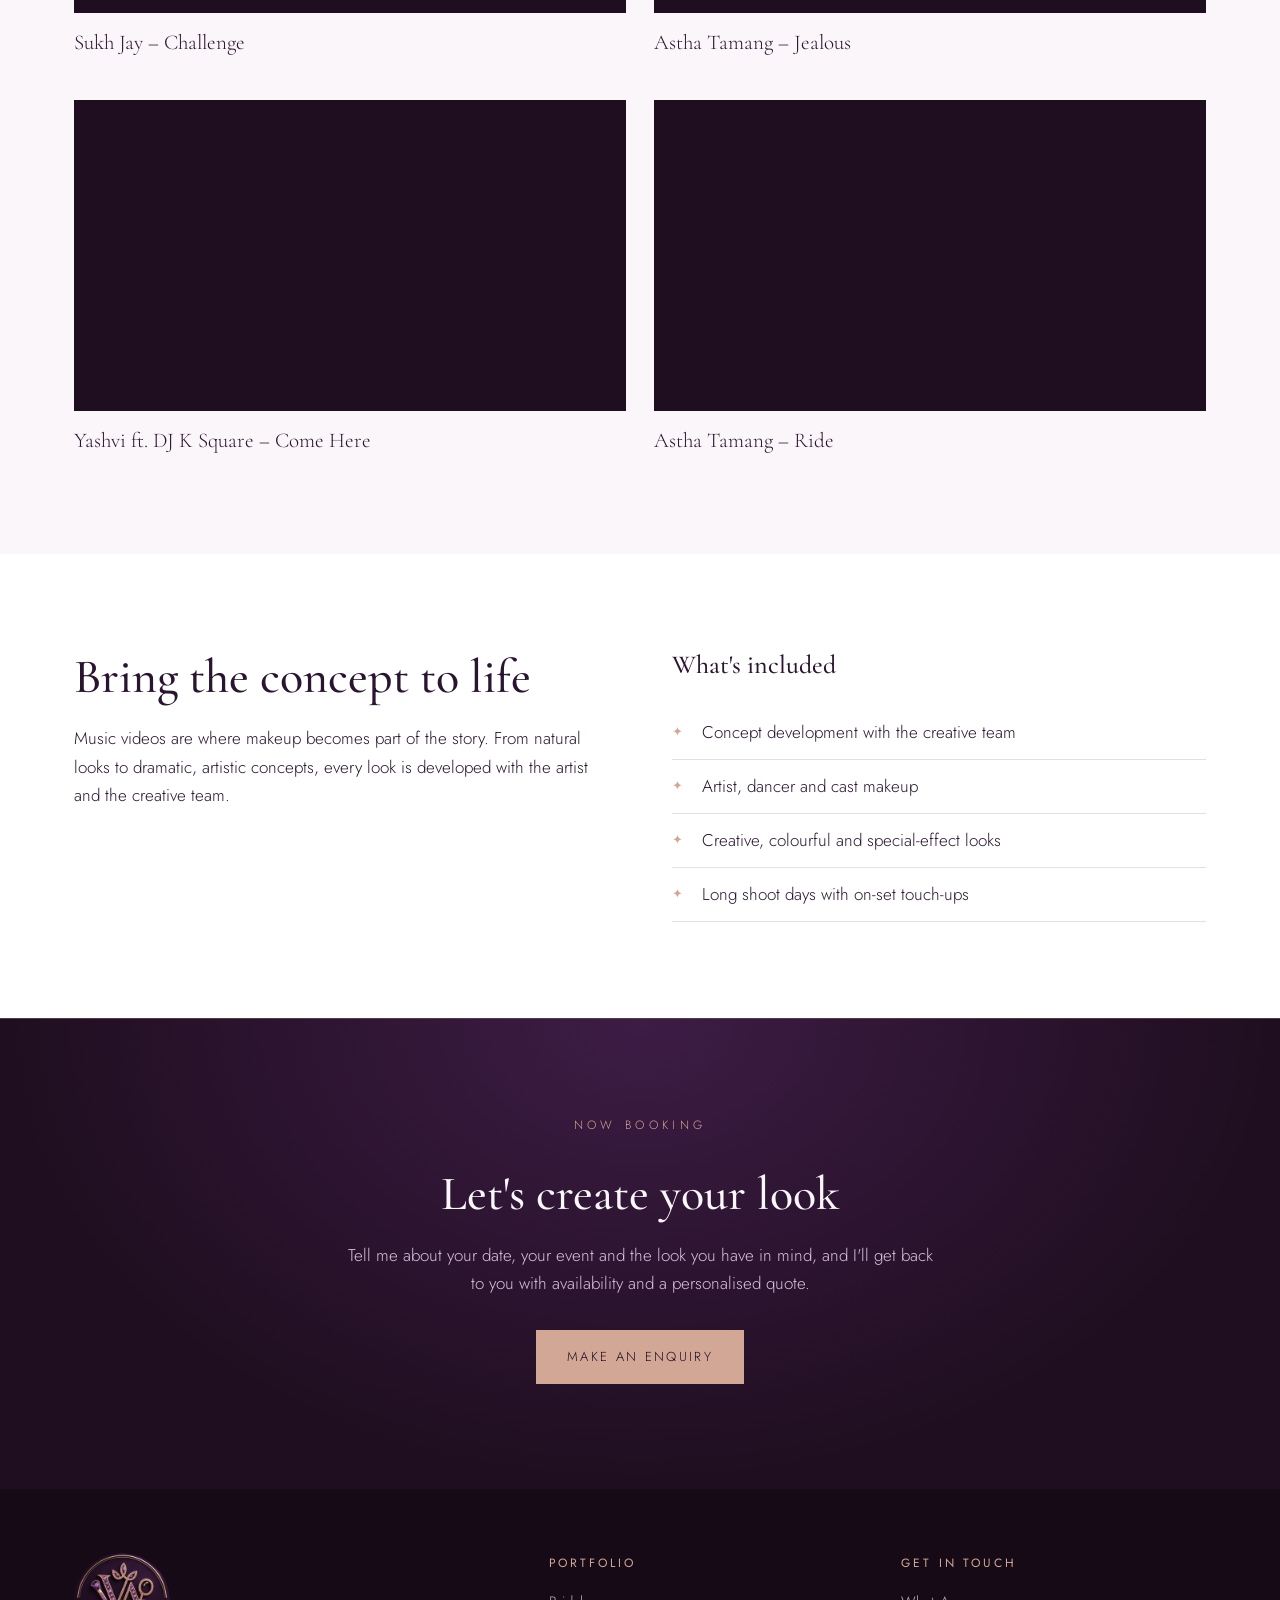
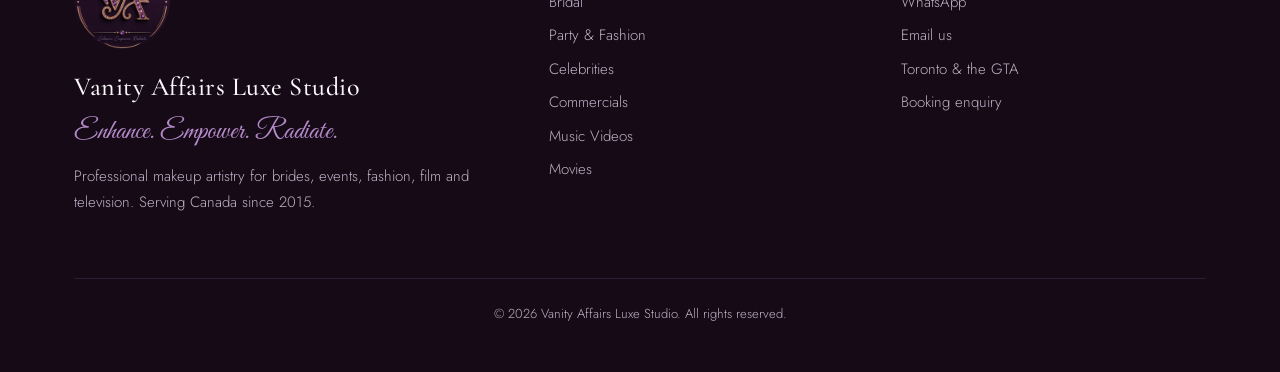
<file: music-videos.html>
<!DOCTYPE html>
<html lang="en">
<head>
<meta charset="utf-8">
<meta name="viewport" content="width=device-width, initial-scale=1">
<title>Music Video Makeup | Vanity Affairs Luxe Studio</title>
<meta name="description" content="Creative, bold and story-driven makeup for artists and performers, built to match the concept and the camera. Vanity Affairs Luxe Studio, Toronto &amp; the GTA.">
<meta property="og:title" content="Music Video Makeup | Vanity Affairs Luxe Studio">
<meta property="og:description" content="Creative, bold and story-driven makeup for artists and performers, built to match the concept and the camera. Vanity Affairs Luxe Studio, Toronto &amp; the GTA.">
<meta property="og:type" content="website">
<link rel="preconnect" href="https://fonts.googleapis.com">
<link rel="preconnect" href="https://fonts.gstatic.com" crossorigin>
<link href="https://fonts.googleapis.com/css2?family=Cormorant+Garamond:ital,wght@0,400;0,500;1,400&family=Jost:wght@300;400&family=Great+Vibes&display=swap" rel="stylesheet">
<link rel="icon" type="image/png" href="assets/favicon.png">
<link rel="apple-touch-icon" href="assets/apple-touch-icon.png">
<meta property="og:image" content="assets/logo-full.jpg">
<meta name="theme-color" content="#1f0e20">
<link rel="stylesheet" href="assets/style.css?v=59b339c5">
</head>
<body>
<header class="site-header">
  <div class="wrap header-inner">
    <a class="brand" href="index.html">
      <img class="brand-logo" src="assets/logo.png" alt="Vanity Affairs Luxe Studio logo" width="56" height="56">
      <span class="brand-text">
      <span class="brand-name">Vanity Affairs Luxe Studio</span>
      <span class="brand-tag">Serving Canada Since 2015</span>
      </span>
    </a>
    <button class="menu-toggle" aria-label="Open menu" aria-expanded="false"><span></span><span></span><span></span></button>
    <nav class="nav" aria-label="Main">
      <a href="index.html">Home</a>
      <div class="dropdown">
        <button type="button">Portfolio</button>
        <div class="dropdown-menu">
<a href="bridal.html">Bridal</a>
<a href="party-fashion.html">Party &amp; Fashion</a>
<a href="celebrities.html">Celebrities</a>
<a href="commercials.html">Commercials</a>
<a href="music-videos.html" aria-current="page">Music Videos</a>
<a href="movies.html">Movies</a>
        </div>
      </div>
      <a href="about.html">About</a>
      <a class="btn" href="contact.html">Book Now</a>
    </nav>
  </div>
</header>
<main>
<section class="page-hero">
  <div class="wrap">
    <p class="eyebrow">Music Videos</p>
    <h1>Music Video Makeup</h1>
    <p>Creative, bold and story-driven makeup for artists and performers, built to match the concept and the camera.</p>
  </div>
</section>

<section>
  <div class="wrap">
    <div class="video-grid">
<figure class="video featured">
  <div class="video-frame"><iframe src="https://www.youtube-nocookie.com/embed/5KL-JAe4KfM?rel=0" title="Jassi Sidhu &amp; DJ K Square – Haa Kurvakeh" loading="lazy" allow="accelerometer; encrypted-media; gyroscope; picture-in-picture; fullscreen" allowfullscreen></iframe></div>
  <figcaption>Jassi Sidhu &amp; DJ K Square – Haa Kurvakeh</figcaption>
</figure>
<figure class="video">
  <div class="video-frame"><iframe src="https://www.youtube-nocookie.com/embed/s8pLOGoWd3A?rel=0" title="Sukh Jay – Challenge" loading="lazy" allow="accelerometer; encrypted-media; gyroscope; picture-in-picture; fullscreen" allowfullscreen></iframe></div>
  <figcaption>Sukh Jay – Challenge</figcaption>
</figure>
<figure class="video">
  <div class="video-frame"><iframe src="https://www.youtube-nocookie.com/embed/jx51Xw-hhew?rel=0" title="Astha Tamang – Jealous" loading="lazy" allow="accelerometer; encrypted-media; gyroscope; picture-in-picture; fullscreen" allowfullscreen></iframe></div>
  <figcaption>Astha Tamang – Jealous</figcaption>
</figure>
<figure class="video">
  <div class="video-frame"><iframe src="https://www.youtube-nocookie.com/embed/U0UZb8HMa1s?rel=0" title="Yashvi ft. DJ K Square – Come Here" loading="lazy" allow="accelerometer; encrypted-media; gyroscope; picture-in-picture; fullscreen" allowfullscreen></iframe></div>
  <figcaption>Yashvi ft. DJ K Square – Come Here</figcaption>
</figure>
<figure class="video">
  <div class="video-frame"><iframe src="https://www.youtube-nocookie.com/embed/YidUdtDNGk0?rel=0" title="Astha Tamang – Ride" loading="lazy" allow="accelerometer; encrypted-media; gyroscope; picture-in-picture; fullscreen" allowfullscreen></iframe></div>
  <figcaption>Astha Tamang – Ride</figcaption>
</figure>
    </div>
  </div>
</section>

<section class="alt">
  <div class="wrap two-col">
    <div>
      <h2>Bring the concept to life</h2>
      <p>Music videos are where makeup becomes part of the story. From natural looks to dramatic, artistic concepts, every look is developed with the artist and the creative team.</p>
    </div>
    <div>
      <h3>What's included</h3>
      <ul class="feature-list">
<li>Concept development with the creative team</li>
<li>Artist, dancer and cast makeup</li>
<li>Creative, colourful and special-effect looks</li>
<li>Long shoot days with on-set touch-ups</li>
      </ul>
    </div>
  </div>
</section>

<section class="cta-band">
  <div class="wrap">
    <p class="eyebrow">Now booking</p>
    <h2>Let's create your look</h2>
    <p>Tell me about your date, your event and the look you have in mind, and I'll get back to you with availability and a personalised quote.</p>
    <a class="btn" href="contact.html">Make an enquiry</a>
  </div>
</section>
</main>
<footer class="site-footer">
  <div class="wrap">
    <div class="footer-grid">
      <div>
        <img class="footer-logo" src="assets/logo.png" alt="" width="96" height="96">
        <span class="brand-name">Vanity Affairs Luxe Studio</span>
        <p class="script">Enhance. Empower. Radiate.</p>
        <p>Professional makeup artistry for brides, events, fashion, film and television. Serving Canada since 2015.</p>
      </div>
      <div>
        <h4>Portfolio</h4>
        <ul>
<li><a href="bridal.html">Bridal</a></li>
<li><a href="party-fashion.html">Party &amp; Fashion</a></li>
<li><a href="celebrities.html">Celebrities</a></li>
<li><a href="commercials.html">Commercials</a></li>
<li><a href="music-videos.html">Music Videos</a></li>
<li><a href="movies.html">Movies</a></li>
        </ul>
      </div>
      <div>
        <h4>Get in touch</h4>
        <ul>
<li><a class="js-wa " href="contact.html" data-a="16479" data-b="221139" target="_blank" rel="noopener">WhatsApp</a></li>
<li><a class="js-mail " href="contact.html" data-u="sqamlas" data-d="moc.liamg">Email us</a></li>
<li>Toronto &amp; the GTA</li>
          <li><a href="contact.html">Booking enquiry</a></li>
        </ul>
      </div>
    </div>
    <p class="copyright">© <span id="year">2026</span> Vanity Affairs Luxe Studio. All rights reserved.</p>
  </div>
</footer>
<a class="js-wa wa-float" href="contact.html" data-a="16479" data-b="221139" target="_blank" rel="noopener"><svg viewBox="0 0 32 32" width="28" height="28" aria-hidden="true"><path fill="currentColor" d="M16 3C9 3 3.3 8.6 3.3 15.6c0 2.4.7 4.7 1.9 6.7L3 29l6.9-2.2a12.8 12.8 0 0 0 6.1 1.5c7 0 12.7-5.6 12.7-12.6S23 3 16 3zm0 23c-2 0-3.9-.5-5.5-1.5l-.4-.2-4.1 1.3 1.3-4-.3-.4a10.3 10.3 0 0 1-1.6-5.6C5.4 9.9 10.2 5.3 16 5.3s10.6 4.6 10.6 10.3S21.8 26 16 26zm5.8-7.7c-.3-.2-1.9-.9-2.2-1s-.5-.2-.7.2-.8 1-1 1.2-.4.2-.7.1a8.7 8.7 0 0 1-4.3-3.7c-.3-.6.3-.5 1-1.7.1-.2 0-.4 0-.6l-1-2.4c-.3-.6-.5-.5-.7-.5h-.6c-.2 0-.6.1-.9.4s-1.2 1.1-1.2 2.7 1.2 3.1 1.4 3.4c.2.2 2.3 3.5 5.6 4.9 2.1.9 2.9 1 4 .8.6-.1 1.9-.8 2.2-1.5.3-.8.3-1.4.2-1.5-.1-.2-.3-.3-.6-.4z"/></svg><span>Chat on WhatsApp</span></a>
<button class="to-top" aria-label="Back to top">↑</button>
<script src="assets/site.js?v=59b339c5" defer></script>
<script>
  document.getElementById('year').textContent = new Date().getFullYear();
  const msg = encodeURIComponent("Hi! I found Vanity Affairs Luxe Studio online and I'd like to ask about booking.");
  document.querySelectorAll('.js-wa').forEach(a => { a.href = 'https://wa.me/' + a.dataset.a + a.dataset.b + '?text=' + msg; });
  document.querySelectorAll('.js-mail').forEach(a => {
    const m = a.dataset.u.split('').reverse().join('') + '@' + a.dataset.d.split('').reverse().join('');
    a.href = 'mailto:' + m + '?subject=' + encodeURIComponent('Booking enquiry');
    if (a.dataset.show) a.textContent = m;
  });
  document.querySelectorAll('form.js-form').forEach(f => {
    f.action = 'https://formsubmit.co/' + f.dataset.u.split('').reverse().join('') + '@' + f.dataset.d.split('').reverse().join('');
  });
  const t = document.querySelector('.menu-toggle'), n = document.querySelector('.nav');
  t.addEventListener('click', () => { const o = n.classList.toggle('open'); t.setAttribute('aria-expanded', o); });
</script>
</body>
</html>
</file>
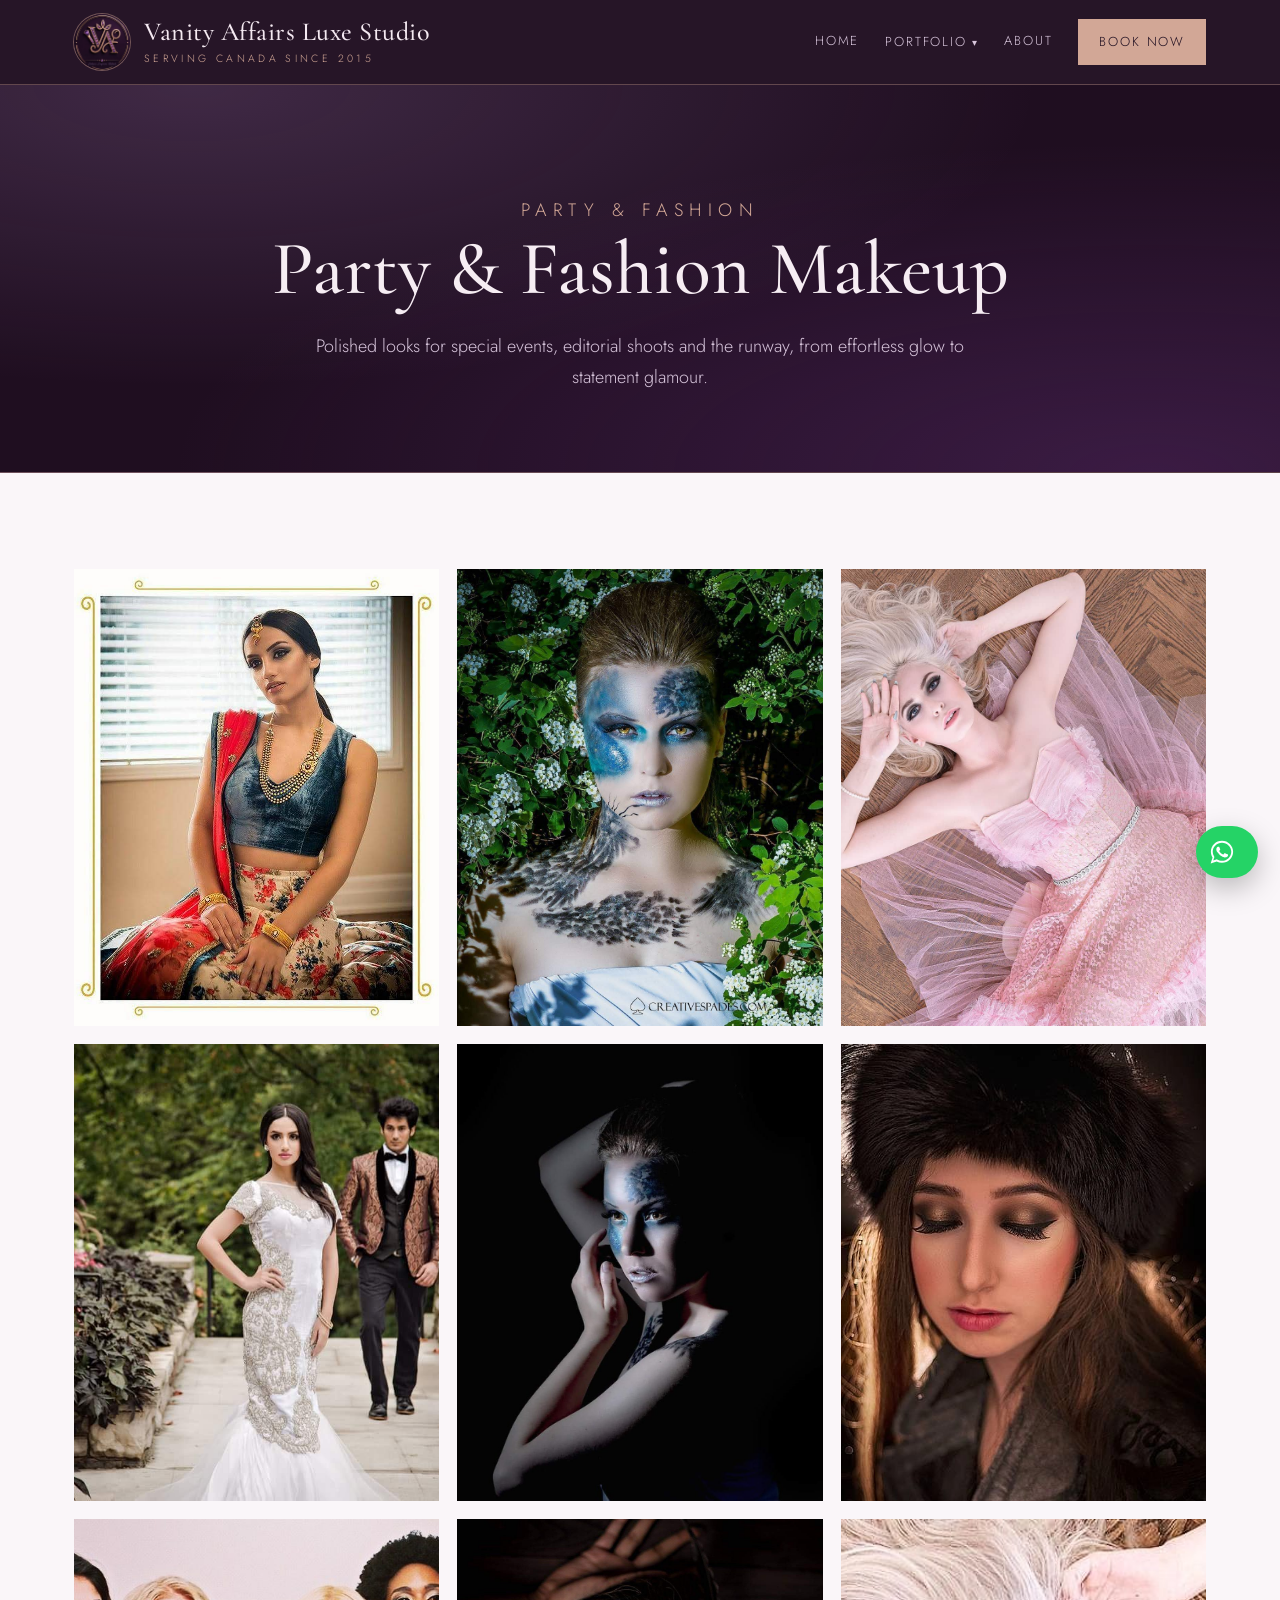
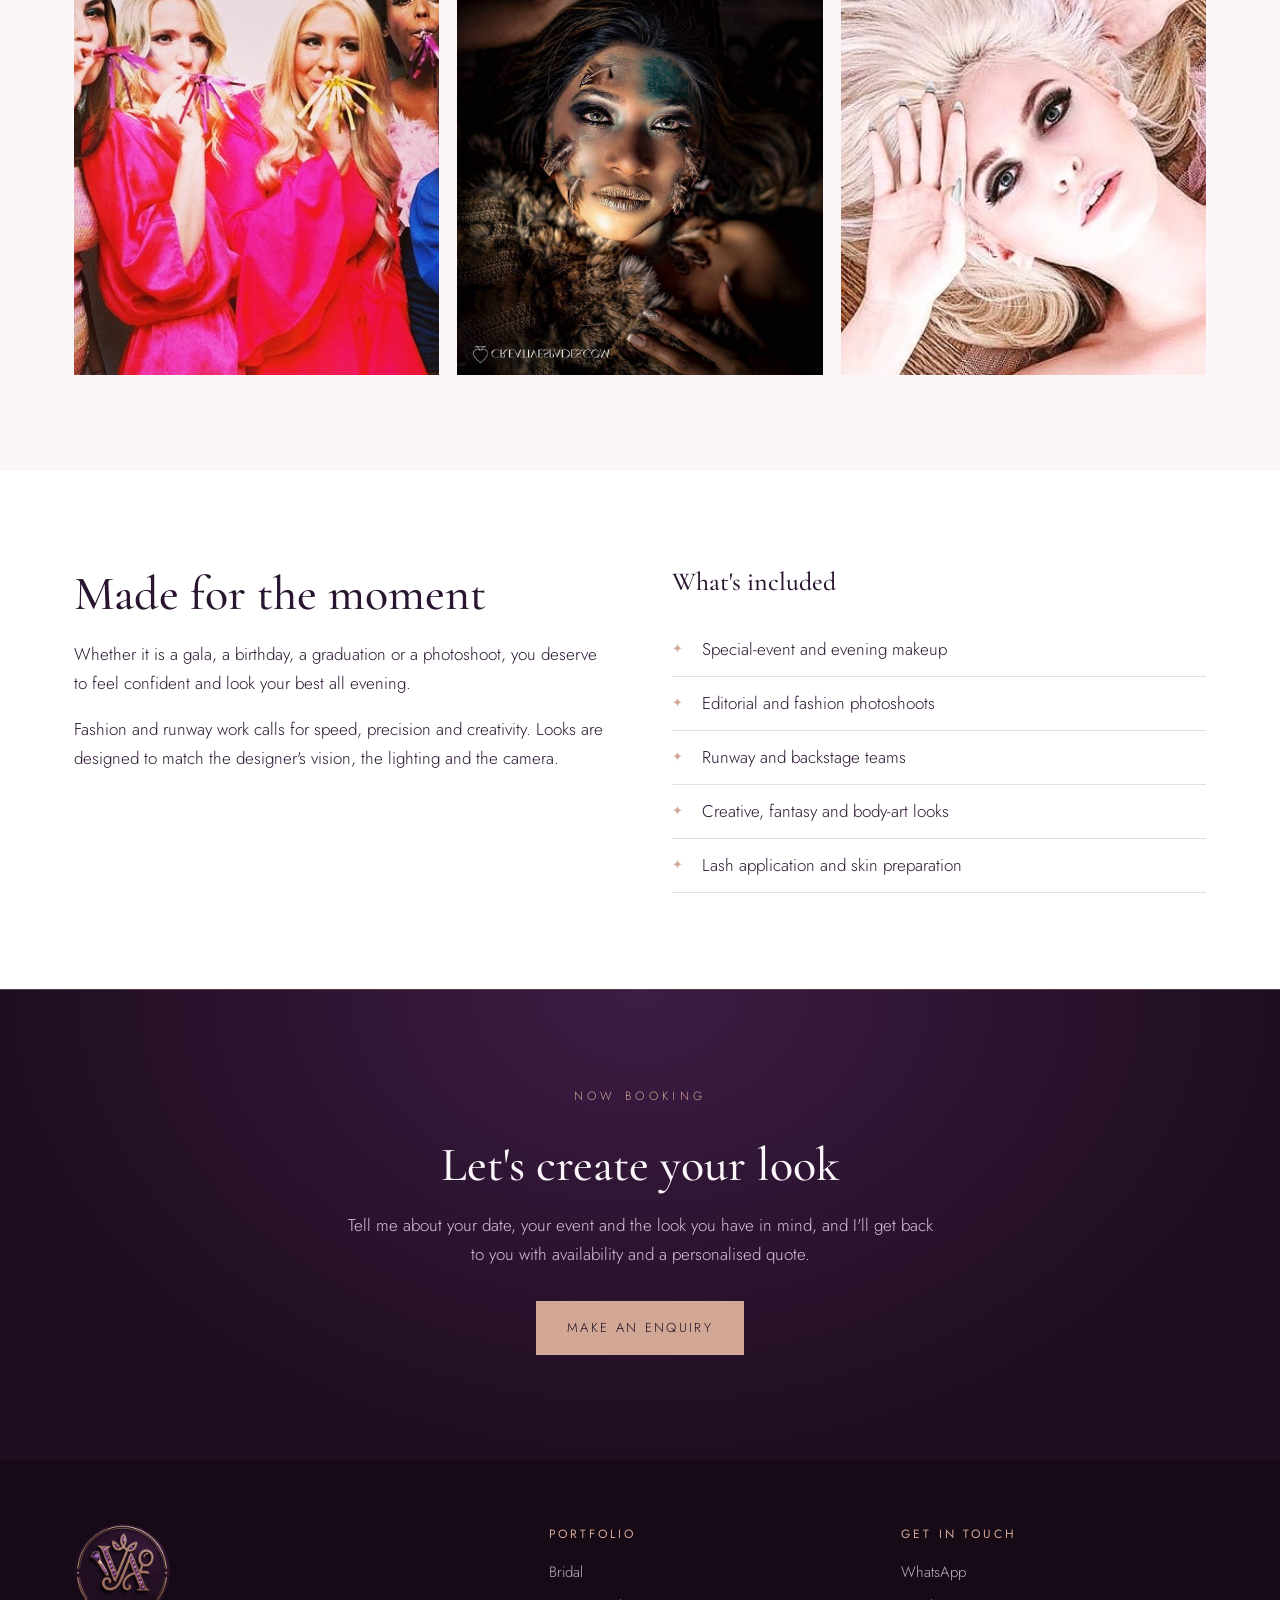
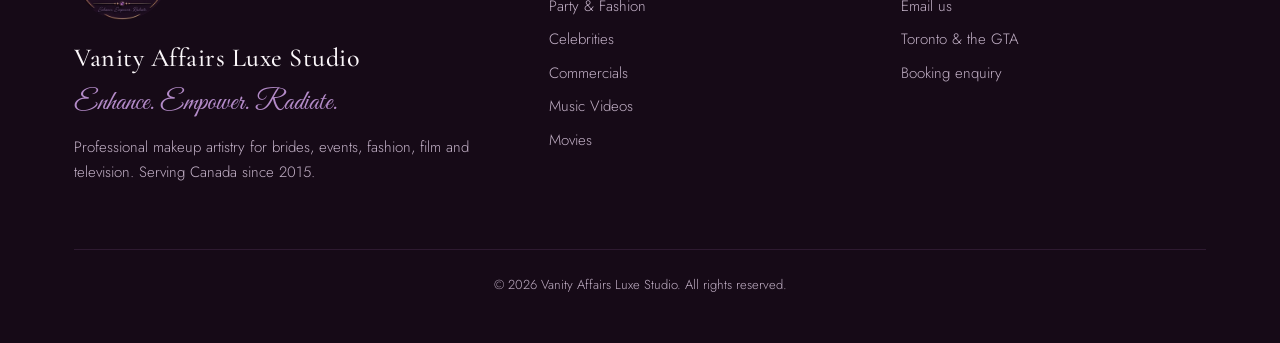
<file: party-fashion.html>
<!DOCTYPE html>
<html lang="en">
<head>
<meta charset="utf-8">
<meta name="viewport" content="width=device-width, initial-scale=1">
<title>Party &amp; Fashion Makeup | Vanity Affairs Luxe Studio</title>
<meta name="description" content="Polished looks for special events, editorial shoots and the runway, from effortless glow to statement glamour. Vanity Affairs Luxe Studio, Toronto &amp; the GTA.">
<meta property="og:title" content="Party &amp; Fashion Makeup | Vanity Affairs Luxe Studio">
<meta property="og:description" content="Polished looks for special events, editorial shoots and the runway, from effortless glow to statement glamour. Vanity Affairs Luxe Studio, Toronto &amp; the GTA.">
<meta property="og:type" content="website">
<link rel="preconnect" href="https://fonts.googleapis.com">
<link rel="preconnect" href="https://fonts.gstatic.com" crossorigin>
<link href="https://fonts.googleapis.com/css2?family=Cormorant+Garamond:ital,wght@0,400;0,500;1,400&family=Jost:wght@300;400&family=Great+Vibes&display=swap" rel="stylesheet">
<link rel="icon" type="image/png" href="assets/favicon.png">
<link rel="apple-touch-icon" href="assets/apple-touch-icon.png">
<meta property="og:image" content="assets/logo-full.jpg">
<meta name="theme-color" content="#1f0e20">
<link rel="stylesheet" href="assets/style.css?v=59b339c5">
</head>
<body>
<header class="site-header">
  <div class="wrap header-inner">
    <a class="brand" href="index.html">
      <img class="brand-logo" src="assets/logo.png" alt="Vanity Affairs Luxe Studio logo" width="56" height="56">
      <span class="brand-text">
      <span class="brand-name">Vanity Affairs Luxe Studio</span>
      <span class="brand-tag">Serving Canada Since 2015</span>
      </span>
    </a>
    <button class="menu-toggle" aria-label="Open menu" aria-expanded="false"><span></span><span></span><span></span></button>
    <nav class="nav" aria-label="Main">
      <a href="index.html">Home</a>
      <div class="dropdown">
        <button type="button">Portfolio</button>
        <div class="dropdown-menu">
<a href="bridal.html">Bridal</a>
<a href="party-fashion.html" aria-current="page">Party &amp; Fashion</a>
<a href="celebrities.html">Celebrities</a>
<a href="commercials.html">Commercials</a>
<a href="music-videos.html">Music Videos</a>
<a href="movies.html">Movies</a>
        </div>
      </div>
      <a href="about.html">About</a>
      <a class="btn" href="contact.html">Book Now</a>
    </nav>
  </div>
</header>
<main>
<section class="page-hero">
  <div class="wrap">
    <p class="eyebrow">Party &amp; Fashion</p>
    <h1>Party &amp; Fashion Makeup</h1>
    <p>Polished looks for special events, editorial shoots and the runway, from effortless glow to statement glamour.</p>
  </div>
</section>


<section>
  <div class="wrap">
    <div class="gallery">
<div class="photo"><img src="images/party-fashion/01.jpg" alt="Party &amp; Fashion Makeup by Vanity Affairs Luxe Studio" loading="lazy"></div>
<div class="photo"><img src="images/party-fashion/02.jpg" alt="Party &amp; Fashion Makeup by Vanity Affairs Luxe Studio" loading="lazy"></div>
<div class="photo"><img src="images/party-fashion/03.jpg" alt="Party &amp; Fashion Makeup by Vanity Affairs Luxe Studio" loading="lazy"></div>
<div class="photo"><img src="images/party-fashion/04.jpg" alt="Party &amp; Fashion Makeup by Vanity Affairs Luxe Studio" loading="lazy"></div>
<div class="photo"><img src="images/party-fashion/05.jpg" alt="Party &amp; Fashion Makeup by Vanity Affairs Luxe Studio" loading="lazy"></div>
<div class="photo"><img src="images/party-fashion/06.jpg" alt="Party &amp; Fashion Makeup by Vanity Affairs Luxe Studio" loading="lazy"></div>
<div class="photo"><img src="images/party-fashion/07.jpg" alt="Party &amp; Fashion Makeup by Vanity Affairs Luxe Studio" loading="lazy"></div>
<div class="photo"><img src="images/party-fashion/08.jpg" alt="Party &amp; Fashion Makeup by Vanity Affairs Luxe Studio" loading="lazy"></div>
<div class="photo"><img src="images/party-fashion/09.jpg" alt="Party &amp; Fashion Makeup by Vanity Affairs Luxe Studio" loading="lazy"></div>
    </div>
  </div>
</section>

<section class="alt">
  <div class="wrap two-col">
    <div>
      <h2>Made for the moment</h2>
      <p>Whether it is a gala, a birthday, a graduation or a photoshoot, you deserve to feel confident and look your best all evening.</p>
<p>Fashion and runway work calls for speed, precision and creativity. Looks are designed to match the designer&#x27;s vision, the lighting and the camera.</p>
    </div>
    <div>
      <h3>What's included</h3>
      <ul class="feature-list">
<li>Special-event and evening makeup</li>
<li>Editorial and fashion photoshoots</li>
<li>Runway and backstage teams</li>
<li>Creative, fantasy and body-art looks</li>
<li>Lash application and skin preparation</li>
      </ul>
    </div>
  </div>
</section>

<section class="cta-band">
  <div class="wrap">
    <p class="eyebrow">Now booking</p>
    <h2>Let's create your look</h2>
    <p>Tell me about your date, your event and the look you have in mind, and I'll get back to you with availability and a personalised quote.</p>
    <a class="btn" href="contact.html">Make an enquiry</a>
  </div>
</section>
</main>
<footer class="site-footer">
  <div class="wrap">
    <div class="footer-grid">
      <div>
        <img class="footer-logo" src="assets/logo.png" alt="" width="96" height="96">
        <span class="brand-name">Vanity Affairs Luxe Studio</span>
        <p class="script">Enhance. Empower. Radiate.</p>
        <p>Professional makeup artistry for brides, events, fashion, film and television. Serving Canada since 2015.</p>
      </div>
      <div>
        <h4>Portfolio</h4>
        <ul>
<li><a href="bridal.html">Bridal</a></li>
<li><a href="party-fashion.html">Party &amp; Fashion</a></li>
<li><a href="celebrities.html">Celebrities</a></li>
<li><a href="commercials.html">Commercials</a></li>
<li><a href="music-videos.html">Music Videos</a></li>
<li><a href="movies.html">Movies</a></li>
        </ul>
      </div>
      <div>
        <h4>Get in touch</h4>
        <ul>
<li><a class="js-wa " href="contact.html" data-a="16479" data-b="221139" target="_blank" rel="noopener">WhatsApp</a></li>
<li><a class="js-mail " href="contact.html" data-u="sqamlas" data-d="moc.liamg">Email us</a></li>
<li>Toronto &amp; the GTA</li>
          <li><a href="contact.html">Booking enquiry</a></li>
        </ul>
      </div>
    </div>
    <p class="copyright">© <span id="year">2026</span> Vanity Affairs Luxe Studio. All rights reserved.</p>
  </div>
</footer>
<a class="js-wa wa-float" href="contact.html" data-a="16479" data-b="221139" target="_blank" rel="noopener"><svg viewBox="0 0 32 32" width="28" height="28" aria-hidden="true"><path fill="currentColor" d="M16 3C9 3 3.3 8.6 3.3 15.6c0 2.4.7 4.7 1.9 6.7L3 29l6.9-2.2a12.8 12.8 0 0 0 6.1 1.5c7 0 12.7-5.6 12.7-12.6S23 3 16 3zm0 23c-2 0-3.9-.5-5.5-1.5l-.4-.2-4.1 1.3 1.3-4-.3-.4a10.3 10.3 0 0 1-1.6-5.6C5.4 9.9 10.2 5.3 16 5.3s10.6 4.6 10.6 10.3S21.8 26 16 26zm5.8-7.7c-.3-.2-1.9-.9-2.2-1s-.5-.2-.7.2-.8 1-1 1.2-.4.2-.7.1a8.7 8.7 0 0 1-4.3-3.7c-.3-.6.3-.5 1-1.7.1-.2 0-.4 0-.6l-1-2.4c-.3-.6-.5-.5-.7-.5h-.6c-.2 0-.6.1-.9.4s-1.2 1.1-1.2 2.7 1.2 3.1 1.4 3.4c.2.2 2.3 3.5 5.6 4.9 2.1.9 2.9 1 4 .8.6-.1 1.9-.8 2.2-1.5.3-.8.3-1.4.2-1.5-.1-.2-.3-.3-.6-.4z"/></svg><span>Chat on WhatsApp</span></a>
<button class="to-top" aria-label="Back to top">↑</button>
<script src="assets/site.js?v=59b339c5" defer></script>
<script>
  document.getElementById('year').textContent = new Date().getFullYear();
  const msg = encodeURIComponent("Hi! I found Vanity Affairs Luxe Studio online and I'd like to ask about booking.");
  document.querySelectorAll('.js-wa').forEach(a => { a.href = 'https://wa.me/' + a.dataset.a + a.dataset.b + '?text=' + msg; });
  document.querySelectorAll('.js-mail').forEach(a => {
    const m = a.dataset.u.split('').reverse().join('') + '@' + a.dataset.d.split('').reverse().join('');
    a.href = 'mailto:' + m + '?subject=' + encodeURIComponent('Booking enquiry');
    if (a.dataset.show) a.textContent = m;
  });
  document.querySelectorAll('form.js-form').forEach(f => {
    f.action = 'https://formsubmit.co/' + f.dataset.u.split('').reverse().join('') + '@' + f.dataset.d.split('').reverse().join('');
  });
  const t = document.querySelector('.menu-toggle'), n = document.querySelector('.nav');
  t.addEventListener('click', () => { const o = n.classList.toggle('open'); t.setAttribute('aria-expanded', o); });
</script>
</body>
</html>
</file>
<file: assets/style.css>
/* Vanity Affairs Luxe Studio — site styles */
:root {
  --ink: #2a1530;
  --ink-soft: #5f4a66;
  --cream: #faf6f9;
  --blush: #f1e6f2;
  --rose: #8e4fa6;
  --gold: #b98a7a;
  --rosegold: #d2a796;
  --plum: #1f0e20;
  --plum-2: #2e1533;
  --amethyst: #6e3485;
  --lavender: #b48bc9;
  --line: #e9dcea;
  --white: #ffffff;
  --serif: "Cormorant Garamond", Georgia, "Times New Roman", serif;
  --sans: "Jost", "Helvetica Neue", Arial, sans-serif;
  --script: "Great Vibes", "Brush Script MT", cursive;
  --max: 1180px;
}

*, *::before, *::after { box-sizing: border-box; }
html { scroll-behavior: smooth; }
body {
  margin: 0;
  font-family: var(--sans);
  font-weight: 300;
  color: var(--ink);
  background: var(--cream);
  line-height: 1.7;
  font-size: 17px;
}
img { max-width: 100%; display: block; }
a { color: inherit; }

.wrap { max-width: var(--max); margin: 0 auto; padding: 0 24px; }

/* ---------- Header ---------- */
.site-header {
  position: sticky; top: 0; z-index: 50;
  background: rgba(250, 246, 241, 0.94);
  backdrop-filter: blur(8px);
  border-bottom: 1px solid var(--line);
}
.header-inner {
  display: flex; align-items: center; justify-content: space-between;
  height: 78px;
}
.brand { text-decoration: none; line-height: 1.1; }
.brand-name {
  font-family: var(--serif); font-size: 26px; font-weight: 500; letter-spacing: 0.02em;
  display: block;
}
.brand-tag {
  font-size: 10.5px; letter-spacing: 0.32em; text-transform: uppercase; color: var(--gold);
}
.nav { display: flex; align-items: center; gap: 26px; }
.nav a {
  text-decoration: none; font-size: 13px; letter-spacing: 0.14em; text-transform: uppercase;
  color: var(--ink-soft); padding: 6px 0; border-bottom: 1px solid transparent;
  transition: color .2s, border-color .2s;
}
.nav a:hover, .nav a[aria-current="page"] { color: var(--ink); border-color: var(--gold); }
.dropdown { position: relative; }
.dropdown > button {
  background: none; border: 0; font: inherit; cursor: pointer;
  font-size: 13px; letter-spacing: 0.14em; text-transform: uppercase; color: var(--ink-soft);
  padding: 6px 0;
}
.dropdown > button::after { content: " ▾"; font-size: 10px; }
.dropdown-menu {
  position: absolute; top: 100%; left: -18px; min-width: 210px;
  background: var(--white); border: 1px solid var(--line);
  box-shadow: 0 18px 40px rgba(28, 25, 23, 0.08);
  padding: 10px 0; display: none;
}
.dropdown:hover .dropdown-menu, .dropdown:focus-within .dropdown-menu { display: block; }
.dropdown-menu a { display: block; padding: 9px 20px; border: 0; }
.dropdown-menu a:hover { background: var(--cream); }

.btn {
  display: inline-block; text-decoration: none; cursor: pointer;
  font-family: var(--sans); font-size: 13px; letter-spacing: 0.18em; text-transform: uppercase;
  padding: 15px 30px; border: 1px solid var(--ink); background: var(--ink); color: var(--cream);
  transition: background .2s, color .2s;
}
.btn:hover { background: transparent; color: var(--ink); }
.btn-ghost { background: transparent; color: var(--ink); }
.btn-ghost:hover { background: var(--ink); color: var(--cream); }
.nav .btn { padding: 11px 20px; color: var(--cream); border-bottom: 1px solid var(--ink); }
.nav .btn:hover { color: var(--ink); }

.menu-toggle { display: none; background: none; border: 0; cursor: pointer; padding: 8px; }
.menu-toggle span { display: block; width: 24px; height: 1.5px; background: var(--ink); margin: 6px 0; }

/* ---------- Hero ---------- */
.hero {
  position: relative; min-height: 82vh; display: grid; place-items: center; text-align: center;
  background:
    linear-gradient(180deg, rgba(28,25,23,.25), rgba(28,25,23,.55)),
    var(--hero-img, linear-gradient(135deg, #d9b8a8 0%, #b76e79 45%, #5b3a3f 100%));
  background-size: cover; background-position: center;
  color: var(--white);
}
.hero-inner { max-width: 780px; padding: 80px 24px; }
.eyebrow {
  font-size: 12px; letter-spacing: 0.36em; text-transform: uppercase; color: var(--gold);
  margin: 0 0 18px;
}
.hero .eyebrow { color: #f3dcc4; }
h1, h2, h3 { font-family: var(--serif); font-weight: 500; line-height: 1.15; margin: 0 0 18px; }
h1 { font-size: clamp(42px, 6vw, 76px); }
h2 { font-size: clamp(32px, 4vw, 48px); }
h3 { font-size: 26px; }
.hero p.lead { font-size: 19px; max-width: 600px; margin: 0 auto 34px; opacity: .95; }
.hero .btn { background: var(--white); color: var(--ink); border-color: var(--white); }
.hero .btn:hover { background: transparent; color: var(--white); }
.hero .btn-ghost { background: transparent; color: var(--white); border-color: var(--white); margin-left: 10px; }
.hero .btn-ghost:hover { background: var(--white); color: var(--ink); }

.page-hero {
  padding: 110px 0 80px; text-align: center;
  background: linear-gradient(180deg, var(--blush), var(--cream));
}
.page-hero p { max-width: 680px; margin: 0 auto; color: var(--ink-soft); font-size: 18px; }

/* ---------- Sections ---------- */
section { padding: 96px 0; }
.section-head { text-align: center; max-width: 720px; margin: 0 auto 56px; }
.section-head p { color: var(--ink-soft); }
.alt { background: var(--white); }
.divider { width: 60px; height: 1px; background: var(--gold); margin: 0 auto 22px; border: 0; }

.intro-grid { display: grid; grid-template-columns: 1fr 1fr; gap: 72px; align-items: center; }
.intro-grid p { color: var(--ink-soft); }

/* Service cards */
.cards { display: grid; grid-template-columns: repeat(3, 1fr); gap: 28px; }
.card {
  text-decoration: none; background: var(--white); border: 1px solid var(--line);
  transition: transform .25s, box-shadow .25s;
}
.alt .card { background: var(--cream); }
.card:hover { transform: translateY(-4px); box-shadow: 0 20px 44px rgba(28,25,23,.08); }
.card-body { padding: 26px 28px 30px; }
.card-body h3 { margin-bottom: 8px; }
.card-body p { margin: 0; color: var(--ink-soft); font-size: 15.5px; }
.card-link {
  display: inline-block; margin-top: 14px; font-size: 12px; letter-spacing: .2em;
  text-transform: uppercase; color: var(--rose);
}

/* Photos & placeholders */
.photo {
  position: relative; aspect-ratio: 4 / 5; overflow: hidden;
  background: linear-gradient(135deg, #efe2d8, #d9b8a8 55%, #c79a8f);
}
.photo.wide { aspect-ratio: 4 / 3; }
.photo img { width: 100%; height: 100%; object-fit: cover; object-position: center 25%; transition: transform .5s; }
.card:hover .photo img, .gallery .photo:hover img { transform: scale(1.04); }
.photo.placeholder::after {
  content: attr(data-label);
  position: absolute; inset: 0; display: grid; place-items: center; text-align: center;
  font-family: var(--serif); font-style: italic; font-size: 20px; color: rgba(255,255,255,.92);
  padding: 20px;
}
.photo.placeholder:nth-child(3n+2) { background: linear-gradient(135deg, #e9dccf, #c9a27e 60%, #9b7656); }
.photo.placeholder:nth-child(3n) { background: linear-gradient(135deg, #f0e4e1, #c79aa1 55%, #8e5d66); }

.gallery { display: grid; grid-template-columns: repeat(3, 1fr); gap: 18px; }

/* Lists */
.feature-list { list-style: none; padding: 0; margin: 26px 0 0; }
.feature-list li { padding: 12px 0 12px 30px; border-bottom: 1px solid var(--line); position: relative; }
.feature-list li::before { content: "✦"; position: absolute; left: 0; color: var(--gold); font-size: 13px; top: 15px; }

.two-col { display: grid; grid-template-columns: 1fr 1fr; gap: 64px; }

/* Steps */
.steps { display: grid; grid-template-columns: repeat(4, 1fr); gap: 28px; counter-reset: step; }
.step { border-top: 1px solid var(--gold); padding-top: 22px; }
.step::before {
  counter-increment: step; content: "0" counter(step);
  font-family: var(--serif); font-size: 34px; color: var(--gold); display: block; margin-bottom: 6px;
}
.step p { color: var(--ink-soft); font-size: 15.5px; margin: 0; }

/* CTA band */
.cta-band { background: var(--ink); color: var(--cream); text-align: center; }
.cta-band p { color: #d6cfc7; max-width: 600px; margin: 0 auto 32px; }
.cta-band .btn { background: var(--cream); color: var(--ink); border-color: var(--cream); }
.cta-band .btn:hover { background: transparent; color: var(--cream); }

/* Contact */
.contact-grid { display: grid; grid-template-columns: 1fr 1.2fr; gap: 64px; }
.contact-item { padding: 18px 0; border-bottom: 1px solid var(--line); }
.contact-item span { display: block; font-size: 12px; letter-spacing: .22em; text-transform: uppercase; color: var(--gold); }
.contact-item a, .contact-item strong { font-weight: 400; text-decoration: none; font-size: 18px; }
form { display: grid; gap: 18px; }
label { font-size: 12px; letter-spacing: .2em; text-transform: uppercase; color: var(--ink-soft); }
input, select, textarea {
  width: 100%; margin-top: 6px; font: inherit; font-size: 16px;
  padding: 13px 14px; border: 1px solid var(--line); background: var(--white); color: var(--ink);
}
input:focus, select:focus, textarea:focus { outline: none; border-color: var(--gold); }
.form-row { display: grid; grid-template-columns: 1fr 1fr; gap: 18px; }
.note { font-size: 14px; color: var(--ink-soft); }

/* Footer */
.site-footer { background: #141110; color: #bfb6ad; padding: 64px 0 34px; font-size: 15px; }
.footer-grid { display: grid; grid-template-columns: 1.4fr 1fr 1fr; gap: 48px; }
.site-footer .brand-name { color: var(--cream); }
.site-footer h4 { font-family: var(--sans); font-weight: 400; font-size: 12px; letter-spacing: .24em; text-transform: uppercase; color: var(--gold); margin: 0 0 16px; }
.site-footer ul { list-style: none; padding: 0; margin: 0; }
.site-footer li { margin-bottom: 8px; }
.site-footer a { text-decoration: none; }
.site-footer a:hover { color: var(--cream); }
.copyright { border-top: 1px solid #2c2725; margin-top: 48px; padding-top: 24px; font-size: 13px; text-align: center; }

/* ---------- Responsive ---------- */
@media (max-width: 960px) {
  .cards, .gallery { grid-template-columns: repeat(2, 1fr); }
  .steps { grid-template-columns: repeat(2, 1fr); }
  .intro-grid, .two-col, .contact-grid { grid-template-columns: 1fr; gap: 40px; }
  .footer-grid { grid-template-columns: 1fr 1fr; }
  .menu-toggle { display: block; }
  .nav {
    position: absolute; top: 78px; left: 0; right: 0; flex-direction: column; align-items: flex-start;
    gap: 0; background: var(--cream); border-bottom: 1px solid var(--line); padding: 10px 24px 24px;
    display: none;
  }
  .nav.open { display: flex; }
  .nav > a, .dropdown { width: 100%; padding: 12px 0; border-bottom: 1px solid var(--line); }
  .dropdown-menu { position: static; display: block; box-shadow: none; border: 0; background: transparent; padding: 4px 0 0 14px; }
  .dropdown > button { display: none; }
  .nav .btn { margin-top: 16px; }
}
@media (max-width: 600px) {
  body { font-size: 16px; }
  section { padding: 70px 0; }
  .cards, .gallery, .steps, .footer-grid, .form-row { grid-template-columns: 1fr; }
  .hero .btn-ghost { margin: 12px 0 0; }
}

/* Videos */
.video-grid { display: grid; grid-template-columns: repeat(2, 1fr); gap: 40px 28px; }
.video { margin: 0; }
.video-frame { position: relative; aspect-ratio: 16 / 9; background: #141110; }
.video-frame iframe { position: absolute; inset: 0; width: 100%; height: 100%; border: 0; }
.video figcaption { font-family: var(--serif); font-size: 21px; margin-top: 12px; }
@media (max-width: 760px) { .video-grid { grid-template-columns: 1fr; } }
.video.featured { grid-column: 1 / -1; }
.video.featured figcaption { font-size: 26px; }

/* Video thumbnails on the home page cards: zoom past YouTube's black bars */
.photo.thumb { background: #141110; }
.photo.thumb img { object-position: center; transform: scale(2); }
.card:hover .photo.thumb img { transform: scale(2.08); }


/* =========================================================
   Theme: Amethyst & Rose Gold (matches the VA logo)
   ========================================================= */
.script { font-family: var(--script); font-size: 34px; color: var(--lavender); margin: 0 0 18px; line-height: 1.2; }

/* Header */
.site-header { background: rgba(31, 14, 32, 0.97); border-bottom: 1px solid rgba(210, 167, 150, 0.35); }
.header-inner { height: 84px; }
.brand { display: flex; align-items: center; gap: 14px; }
.brand-logo { width: 56px; height: 56px; border-radius: 50%; box-shadow: 0 0 0 1px rgba(210,167,150,.45); }
.brand-name { color: #f4e9f1; }
.brand-tag { color: var(--rosegold); }
.nav a, .dropdown > button { color: #d8c6dc; }
.nav a:hover, .nav a[aria-current="page"] { color: #fff; border-color: var(--rosegold); }
.dropdown-menu { background: var(--plum-2); border-color: rgba(210,167,150,.3); box-shadow: 0 18px 40px rgba(0,0,0,.35); }
.dropdown-menu a:hover { background: rgba(180,139,201,.15); }
.nav .btn { background: var(--rosegold); border-color: var(--rosegold); color: var(--plum); }
.nav .btn:hover { background: transparent; color: var(--rosegold); }
.menu-toggle span { background: #f4e9f1; }

/* Buttons */
.btn { background: var(--plum-2); border-color: var(--plum-2); color: #f8eef5; }
.btn:hover { background: transparent; color: var(--plum-2); }
.btn-ghost { background: transparent; color: var(--plum-2); }
.btn-ghost:hover { background: var(--plum-2); color: #f8eef5; }

/* Hero */
.hero { background-color: var(--plum); }
.hero[style] { background-size: cover; background-position: center; }
.hero:not([style]) { background: radial-gradient(ellipse at 50% 30%, #4a2252 0%, var(--plum) 70%); }
.hero .eyebrow { color: var(--rosegold); }
.hero .script { font-size: 40px; }
.hero .btn { background: var(--rosegold); border-color: var(--rosegold); color: var(--plum); }
.hero .btn:hover { background: transparent; color: var(--rosegold); }
.hero .btn-ghost { background: transparent; color: #fff; border-color: rgba(255,255,255,.85); }
.hero .btn-ghost:hover { background: #fff; color: var(--plum); }

/* Page headers: plum "marble" band like the logo */
.page-hero {
  background:
    radial-gradient(ellipse at 15% 0%, rgba(180,139,201,.22), transparent 55%),
    radial-gradient(ellipse at 90% 100%, rgba(110,52,133,.35), transparent 60%),
    var(--plum);
  color: #f6edf3;
  border-bottom: 1px solid rgba(210,167,150,.35);
}
.page-hero .eyebrow { color: var(--rosegold); }
.page-hero p { color: #d6c4da; }

/* Accents */
.eyebrow { color: var(--amethyst); }
.feature-list li::before { color: var(--rosegold); }
.step { border-top-color: var(--rosegold); }
.step::before { color: var(--amethyst); }
.card-link { color: var(--amethyst); }
.contact-item span { color: var(--amethyst); }
input:focus, select:focus, textarea:focus { border-color: var(--lavender); }

/* Placeholders in amethyst tones */
.photo { background: linear-gradient(135deg, #e6d5ea, #b48bc9 55%, #6e3485); }
.photo.placeholder:nth-child(3n+2) { background: linear-gradient(135deg, #efe0e4, #d2a796 60%, #8e5f6e); }
.photo.placeholder:nth-child(3n) { background: linear-gradient(135deg, #e9dcf0, #8e4fa6 55%, #2e1533); }
.photo.thumb, .video-frame { background: var(--plum); }

/* Booking band & footer */
.cta-band { background: radial-gradient(ellipse at 50% 0%, #3d1c45 0%, var(--plum) 70%); border-top: 1px solid rgba(210,167,150,.3); }
.cta-band .eyebrow { color: var(--rosegold); }
.cta-band p { color: #d6c4da; }
.cta-band .btn { background: var(--rosegold); border-color: var(--rosegold); color: var(--plum); }
.cta-band .btn:hover { background: transparent; color: var(--rosegold); }
.site-footer { background: #160a17; color: #c2b0c6; }
.site-footer h4 { color: var(--rosegold); }
.site-footer .script { font-size: 28px; margin: 6px 0 10px; }
.footer-logo { width: 96px; height: 96px; border-radius: 50%; margin-bottom: 16px; }
.copyright { border-top-color: #2e1a31; }

@media (max-width: 960px) {
  .nav { background: var(--plum); border-bottom-color: rgba(210,167,150,.35); top: 84px; }
  .nav > a, .dropdown { border-bottom-color: rgba(255,255,255,.08); }
}
@media (max-width: 600px) {
  .brand-logo { width: 44px; height: 44px; }
  .brand-name { font-size: 21px; }
  .brand-tag { font-size: 9px; letter-spacing: .22em; }
  .hero .script { font-size: 32px; }
}

/* =========================================================
   Interactive layer
   ========================================================= */
/* Header shrinks on scroll */
.site-header, .header-inner, .brand-logo { transition: height .35s ease, width .35s ease, box-shadow .35s ease, background .35s ease; }
.site-header.scrolled { box-shadow: 0 10px 30px rgba(20, 6, 22, .35); }
.site-header.scrolled .header-inner { height: 66px; }
.site-header.scrolled .brand-logo { width: 44px; height: 44px; }

/* Hero: slow cinematic zoom + entrance */
.hero.has-bg { position: relative; overflow: hidden; background: var(--plum); }
.hero-bg {
  position: absolute; inset: -2%; background-size: cover; background-position: center;
  animation: kenburns 22s ease-in-out infinite alternate;
}
.hero.has-bg::before {
  content: ""; position: absolute; inset: 0; z-index: 1;
  background: linear-gradient(180deg, rgba(31,14,32,.50), rgba(31,14,32,.80));
}
.hero-inner { position: relative; z-index: 2; }
@keyframes kenburns { from { transform: scale(1); } to { transform: scale(1.12) translate(-1%, -1.5%); } }
.hero-inner > * { opacity: 0; transform: translateY(22px); animation: rise .9s cubic-bezier(.2,.7,.2,1) forwards; }
.hero-inner > *:nth-child(1) { animation-delay: .15s; }
.hero-inner > *:nth-child(2) { animation-delay: .35s; }
.hero-inner > *:nth-child(3) { animation-delay: .6s; }
.hero-inner > *:nth-child(4) { animation-delay: .8s; }
.hero-inner > *:nth-child(5), .hero-inner > *:nth-child(6) { animation-delay: 1s; }
@keyframes rise { to { opacity: 1; transform: none; } }
.rotator {
  display: inline-block; color: var(--rosegold); font-family: var(--serif); font-style: italic; font-size: 1.25em;
  transition: opacity .45s ease, transform .45s ease;
}
.rotator.out { opacity: 0; transform: translateY(-10px); }

/* Shimmer sweep on rose-gold buttons */
.btn { position: relative; overflow: hidden; }
.btn::after {
  content: ""; position: absolute; top: 0; left: -120%; width: 60%; height: 100%;
  background: linear-gradient(110deg, transparent, rgba(255,255,255,.45), transparent);
  transition: left .7s ease;
}
.btn:hover::after { left: 140%; }

/* Reveal on scroll */
.reveal { opacity: 0; transform: translateY(34px); transition: opacity .9s ease, transform .9s cubic-bezier(.2,.7,.2,1); }
.reveal.in { opacity: 1; transform: none; }

/* Cards: 3D tilt + rose-gold frame on hover */
#portfolio .cards { perspective: 1200px; }
.card { transition: transform .25s ease, box-shadow .35s ease; transform-style: preserve-3d; position: relative; }
.card::before {
  content: ""; position: absolute; inset: 10px; z-index: 2; pointer-events: none;
  border: 1px solid rgba(210,167,150,0); transition: border-color .4s ease, inset .4s ease;
}
.card:hover::before { border-color: rgba(210,167,150,.9); inset: 14px; }
.card:hover { box-shadow: 0 26px 50px rgba(46,21,51,.18); }

/* Stats band */
.stats { background: var(--plum); color: #f4e9f1; padding: 64px 0; border-top: 1px solid rgba(210,167,150,.25); border-bottom: 1px solid rgba(210,167,150,.25); }
.stats-grid { display: grid; grid-template-columns: repeat(3, 1fr); text-align: center; gap: 24px; }
.stat .num, .stat .plus { font-family: var(--serif); font-size: clamp(48px, 6vw, 72px); color: var(--rosegold); line-height: 1; }
.stat p { margin: 10px 0 0; font-size: 13px; letter-spacing: .2em; text-transform: uppercase; color: #cdb9d2; }
.stat + .stat { border-left: 1px solid rgba(210,167,150,.25); }

/* Gallery tiles: zoom cue */
.photo.zoomable { cursor: zoom-in; }
.photo.zoomable::after {
  content: "+"; position: absolute; right: 14px; bottom: 14px; width: 38px; height: 38px;
  display: grid; place-items: center; border-radius: 50%; font-size: 22px;
  background: rgba(31,14,32,.7); color: var(--rosegold); opacity: 0; transform: scale(.8);
  transition: opacity .3s, transform .3s;
}
.photo.zoomable:hover::after, .photo.zoomable:focus-visible::after { opacity: 1; transform: none; }
.photo.zoomable:focus-visible { outline: 2px solid var(--rosegold); outline-offset: 3px; }
.photo.zoomable img { transition: transform .6s ease, filter .6s ease; }
.photo.zoomable:hover img { transform: scale(1.06); filter: saturate(1.08); }

/* Lightbox */
.lightbox {
  position: fixed; inset: 0; z-index: 200; display: flex; align-items: center; justify-content: center;
  background: rgba(20, 6, 22, .94); opacity: 0; visibility: hidden; transition: opacity .35s, visibility .35s;
}
.lightbox.open { opacity: 1; visibility: visible; }
.lightbox figure { margin: 0; max-width: 88vw; max-height: 88vh; text-align: center; }
.lightbox img {
  max-width: 88vw; max-height: 82vh; object-fit: contain; margin: 0 auto;
  opacity: 0; transform: scale(.97); transition: opacity .35s, transform .35s; box-shadow: 0 30px 80px rgba(0,0,0,.5);
}
.lightbox img.loaded { opacity: 1; transform: none; }
.lightbox figcaption { color: var(--rosegold); font-size: 13px; letter-spacing: .25em; margin-top: 14px; }
.lightbox button {
  position: absolute; background: none; border: 0; color: #f4e9f1; cursor: pointer; font-size: 48px; line-height: 1;
  width: 60px; height: 60px; display: grid; place-items: center; transition: color .2s;
}
.lightbox button:hover { color: var(--rosegold); }
.lb-close { top: 16px; right: 20px; font-size: 40px !important; }
.lb-prev { left: 12px; top: 50%; transform: translateY(-50%); }
.lb-next { right: 12px; top: 50%; transform: translateY(-50%); }

/* Floating WhatsApp button */
.wa-float {
  position: fixed; right: 22px; bottom: 22px; z-index: 90;
  display: flex; align-items: center; gap: 10px; text-decoration: none;
  background: #25d366; color: #fff; border-radius: 40px; padding: 12px;
  box-shadow: 0 10px 28px rgba(0,0,0,.25); transition: padding .3s, transform .3s;
  animation: pulse 2.6s ease-out 3s 3;
}
.wa-float span { max-width: 0; overflow: hidden; white-space: nowrap; font-size: 14px; letter-spacing: .04em; transition: max-width .4s ease; }
.wa-float:hover { padding-right: 20px; transform: translateY(-2px); }
.wa-float:hover span { max-width: 180px; }
@keyframes pulse { 0% { box-shadow: 0 0 0 0 rgba(37,211,102,.55); } 100% { box-shadow: 0 0 0 18px rgba(37,211,102,0); } }

/* Back to top */
.to-top {
  position: fixed; right: 30px; bottom: 92px; z-index: 89; width: 40px; height: 40px; border-radius: 50%;
  border: 1px solid var(--rosegold); background: var(--plum); color: var(--rosegold); cursor: pointer; font-size: 18px;
  opacity: 0; visibility: hidden; transform: translateY(10px); transition: all .3s;
}
.to-top.show { opacity: 1; visibility: visible; transform: none; }
.to-top:hover { background: var(--rosegold); color: var(--plum); }

@media (max-width: 600px) {
  .stats-grid { grid-template-columns: 1fr; gap: 34px; }
  .stat + .stat { border-left: 0; border-top: 1px solid rgba(210,167,150,.25); padding-top: 30px; }
  .wa-float { right: 16px; bottom: 16px; }
  .to-top { right: 22px; bottom: 82px; }
  .lb-prev, .lb-next { display: none !important; }
}

/* Respect visitors who prefer less motion */
@media (prefers-reduced-motion: reduce) {
  .hero-bg, .wa-float { animation: none; }
  .hero-inner > * { animation: none; opacity: 1; transform: none; }
  .reveal { opacity: 1; transform: none; transition: none; }
  * { scroll-behavior: auto !important; }
}
</file>
